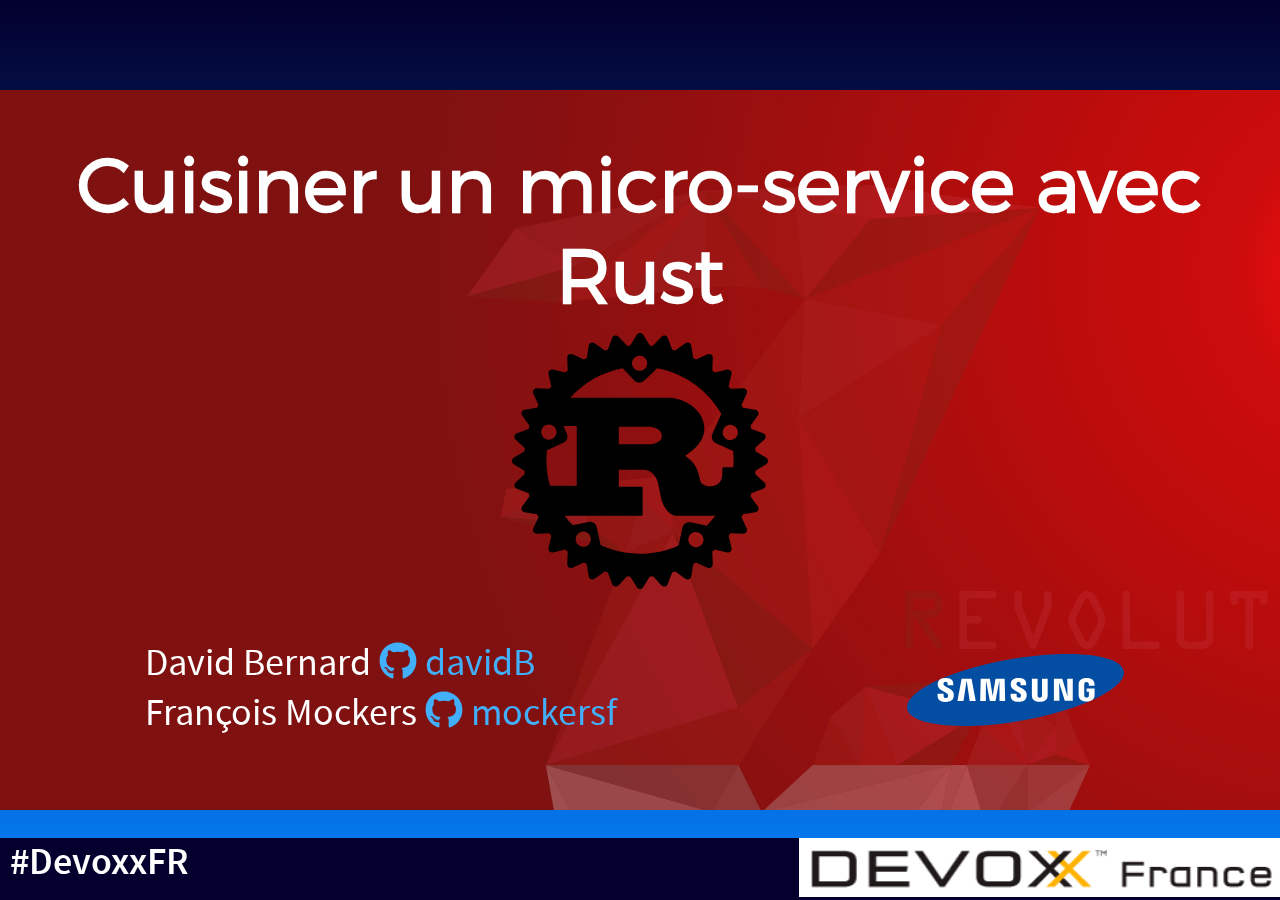
<file: slides/index.html>
<!doctype html>
<html>

<head>
	<meta charset="utf-8">
	<meta name="viewport" content="width=device-width, initial-scale=1.0, maximum-scale=1.0, user-scalable=no">

	<title>reveal.js</title>

	<link rel="stylesheet" href="css/additions.css">
	<link rel="stylesheet" href="css/reveal.css">
	<!--link rel="stylesheet" href="css/theme/black.css"-->
	<link rel="stylesheet" href="css/theme/devoxxfr.css">
	<!--
	<script defer src="https://use.fontawesome.com/releases/v5.0.8/js/solid.js" integrity="sha384-+Ga2s7YBbhOD6nie0DzrZpJes+b2K1xkpKxTFFcx59QmVPaSA8c7pycsNaFwUK6l"
	 crossorigin="anonymous"></script>
	<script defer src="https://use.fontawesome.com/releases/v5.0.8/js/brands.js" integrity="sha384-sCI3dTBIJuqT6AwL++zH7qL8ZdKaHpxU43dDt9SyOzimtQ9eyRhkG3B7KMl6AO19"
	 crossorigin="anonymous"></script>
	<script defer src="https://use.fontawesome.com/releases/v5.0.8/js/fontawesome.js" integrity="sha384-7ox8Q2yzO/uWircfojVuCQOZl+ZZBg2D2J5nkpLqzH1HY0C1dHlTKIbpRz/LG23c"
	 crossorigin="anonymous"></script>
	-->
	<script defer src="lib/font/fontawesome-5.0.10/svg-with-js/js/fa-solid.min.js"></script>
	<script defer src="lib/font/fontawesome-5.0.10/svg-with-js/js/fa-brands.min.js"></script>
	<script defer src="lib/font/fontawesome-5.0.10/svg-with-js/js/fontawesome.min.js"></script>
	<!-- Theme used for syntax highlighting of code -->
	<link rel="stylesheet" type="text/css" href="lib/css/dracula.css"/>
	<!--link rel="stylesheet" type="text/css" href="lib/css/zenburn.css"/-->
	<link rel="stylesheet" type="text/css" href="css/asciinema-player.css" />
	<!-- Printing and PDF exports -->
	<script>
		var link = document.createElement('link');
		link.rel = 'stylesheet';
		link.type = 'text/css';
		link.href = window.location.search.match(/print-pdf/gi) ? 'css/print/pdf.css' : 'css/print/paper.css';
		document.getElementsByTagName('head')[0].appendChild(link);
	</script>
	<style>
		dl, ul, ol {
			width:100%;
		}
		.columns {
			display: flex;
			flex-direction: row;
			justify-content: space-around;
			align-content: stretch;
		}
	</style>
</head>

<body>
	<div class="reveal">
		<div class="slides">
			<section id="intro">
				<section data-state="intro">
					<h1>Cuisiner un micro-service avec Rust
						<br>
						<img src="images/rust.svg" style="background:none;box-shadow:none;" />
					</h1>
					<div class="columns">
						<div>
						David Bernard
						<a href="https://github.com/davidB" target="_blank">
							<i class="fab fa-github"></i> davidB</a>
						<br /> François Mockers
						<a href="https://github.com/mockersf" target="_blank">
							<i class="fab fa-github"></i> mockersf</a>
						</div>
						<div>
							<img src="images/Samsung_Logo.svg" style="background:none;box-shadow:none;width:6em;" />
						</div>
					</div>
				</section>
				<section>
					<blockquote>
						Petite recette pour réaliser un micro-service codé en Rust de zéro au déploiement. Afin de découvrir Rust au travers de son
						écosysteme, ainsi que l'intégration dans une "infrastructure micro-services".
						<br/> Car un langage n'est pas qu'une syntaxe et un compilateur, mais aussi ce qu'il y a autour: outils, documentation,
						communauté, ...
					</blockquote>
				</section>
				<section align="center">
					<h2>Buffet</h2>
					<img src="images/noistio.svg" width="50%" style="display:block;margin-left:auto;margin-right:auto;" >
					<p style="font-size: 60%"><a href="https://istio.io/docs/guides/bookinfo.html" target="_blank">https://istio.io/docs/guides/bookinfo.html</a></p>
				</section>
				<section class="questions" data-state="flash" align="center">
					<i class="fas fa-question fa-10x"></i>
				</section>
			</section>
			<section>
				<section data-state="flash" align="center">
					<h1>Ingrédients</h1>
					<aside class="notes">le langage, les docs en ligne (et package hors ligne)</aside>
				</section>
				<section>
					<h2><a href="https://rust-lang.org/" target="_blank">https://rust-lang.org/</a></h2>
					<img data-src="images/screenshots/rust-lang.org.png" width="50%" style="display:block;margin-left:auto;margin-right:auto;" />
					<aside class="notes">expliquer chaque element, la version (frequence), les liens, les features, les lignes de code</aside>
				</section>
				<section>
					<h2>Déclarer une struct</h2>
					<pre><code data-trim data-noescape>
						struct V2 {
							x: f64,
							y: f64,
						}
					</code></pre>
					<pre class="fragment"><code data-trim data-noescape>
						pub struct V2 {
							pub x: f64,
							pub y: f64,
						}
					</code></pre>
					<pre class="fragment"><code data-trim data-noescape>
						fn main(){
							let v = V2{x: 10.0, y: 11_f64};
							println!("display v: {}", v);
						}
					</code></pre>
				</section>
				<section>
					<h2>Ajouter une fonction</h2>
					<pre><code data-trim data-noescape>
							impl V2 {
								fn to_string(&amp;self) -> String {
									format!("V2 {{ x: {}, y: {} }}", self.x, self.y)
								}
							}
							//...
							println!("display v: {}", v.to_string());
					</code></pre>
				</section>
				<section>
					<h2>Idiomatic</h2>
					<pre><code data-trim data-noescape class="shell">
						error[E0277]: `V2` doesn't implement `std::fmt::Display`
						--> src/main.rs:8:31
							|
						8	|     println!("display v: {}", v);
							|                               ^ `V2` cannot be formatted with the default formatter; try using `:?` instead if you are using a format string
							|
							= help: the trait `std::fmt::Display` is not implemented for `V2`
							= note: required by `std::fmt::Display::fmt`
					</code></pre>
					<pre class="fragment"><code data-trim data-noescape class="rust">
						use std::fmt;

						impl fmt::Display for V2 {
							fn fmt(&amp;self, f: &amp;mut fmt::Formatter) -> fmt::Result {
								write!(f, "V2 {{ x: {}, y: {} }}", self.x, self.y)
							}
						}
						//...
						println!("display v {}", v);
					</code></pre>
				</section>
				<section>
					<h2>Dérivation automatique</h2>
					<pre><code data-trim data-noescape class="rust">
						#[derive(Debug, Clone)]
						pub struct V2 {
							pub x: f64,
							pub y: f64,
						}
						println!("display v {}", v);
						println!("debug v {:?}", v);
						println!("debug pretty v {:#?}", v);
					</code></pre>
					<pre><code data-trim data-noescape class="rust">
						display v V2 { x: 10, y: 11 }
						debug v V2 { x: 10.0, y: 11.0 }
						debug pretty v V2 {
							x: 10.0,
							y: 11.0
						}
					</code></pre>
					<ul>
						<li>une struct peut dériver un trait si tous ses composants le dérive déjà</li>
						<li>une enum peut dériver un trait si toutes ses variantes peuvent le dériver</li>
					</ul>
				</section>
				<section>
					<h2>Générique</h2>
					<pre><code data-trim data-noescape class="rust">
					fn twice<T, U>(x: T) -> U
					where
						T: Add&lt;Output=U>,
						T: Copy,
					{
						x + x
					}

					fn main() {
						let one = V2 { x: 1, y: 1 };
						println!("{:?}", twice(one));
					}
					</code></pre>
				</section>
				<section>
					<h2>Déclarer un trait</h2>
					<ul>
						<li class="fragment">un trait définit une fonctionnalité
							<pre><code data-trim data-noescape class="rust">
							pub trait ToString {
								fn to_string(&amp;self) -> String;
							}
							</code></pre>
						</li>
						<li  class="fragment">un trait peut être générique sur ses paramètres / retours
							<pre><code data-trim data-noescape class="rust">
							pub trait Add<RHS = Self> {
								type Output;
								fn add(self, rhs: RHS) -> Self::Output;
							}
							</code></pre>
						</li>
					</ul>
				</section>
				<section>
					<h2>Déclarer un trait</h2>
					<ul>
						<li>un trait peut avoir une implementation par defaut
							<pre><code data-trim data-noescape class="rust">
							pub trait To42 {
								fn to_42(&amp;self) -> i32 { 
									42
								}
							}

							impl To42 for V2{}

							println!("v.to_42 {}", v.to_42());
							</code></pre>
						</li>
					</ul>
				</section>
				<section>
					<h2>Implémenter un operateur</h2>
					<pre><code data-trim data-noescape class="rust">
						impl Add for V2 {
							type Output = V2;
							fn add(self, rhs: V2) -> V2 {
								V2 {
									x: self.x + rhs.x,
									y: self.y + rhs.y,
								}
							}
						}
						
						impl AddAssign for V2 {
							fn add_assign(&amp;mut self, rhs: V2) {
								self.x += rhs.x;
								self.y += rhs.y;
							}
						}
					</code></pre>
				</section>
				<section>
					<h2>Enum</h2>
					<pre><code data-trim data-noescape class="rust">
						enum Colors {
							Blue,
							Yellow,
							Green,
						}
					</code></pre>
					<pre class="fragment"><code data-trim data-noescape class="rust">
						enum Command {
							Help,
							Kill(i32),
							Run {
								path: String,
								options: Vec&lt;String>,
							}
						}
					</code></pre>
					<ul>
						<li class="fragment">permet de contrôler l'exhaustivité d'un pattern matching</li>
						<li class="fragment">Result&lt;T, Err>, Option&lt;T></li>
					</ul>
				</section>
				<section>
					<h2>Macros</h2>
					<pre><code data-trim data-noescape class="rust">
						macro_rules! print_twice {
							( $x:expr ) => {
								{
									println!("{:?}", twice($x));
								}
							};
						}
						print_twice!(V2 { x: 1, y: 1 });
						</code></pre>
					<h4>Macros utiles</h4>
					<ul>
						<li>println!, eprintln!, format!</li>
						<li>vec!</li>
						<li>unreachable!, unimplemented!</li>
						<li>assert!, assert_eq!</li>
						<li>panic!, try!</li>
					</ul>
				</section>
				<section>
					<h2>Closure</h2>
					<pre><code data-trim data-noescape class="rust">
					fn main() {
						let one = V2 { x: 1, y: 1 };
						let twice = |x| x + x;
						
						println!("{:?}", twice(one));
					}
					</code></pre>
					<ul>
						<li>bloc de code finissant par une expression</li>
						<li>les types peuvent être inférés</li>
						<li>peut prendre l'ownership de l'environment: move</li>
					</ul>
				</section>
				<section>
					<h2>Ownership / borrow</h2>
					<dl>
					<dt>prendre l'ownership</dt>
					<dd><pre><code data-trim data-noescape class="rust">
						fn f(x: V2) {...}
					</code></pre></dd>
					<dt>emprunter</dt>
					<dd><pre><code data-trim data-noescape class="rust">
						fn f(x: &amp;V2) {...}
					</code></pre></dd>
					<dt>emprunter et pouvoir modifier</dt>
					<dd><pre><code data-trim data-noescape class="rust">
						fn f(x: &amp;mut V2) {...}
					</code></pre></dd>
					</dl>
				</section>
				<section>
					<h2>Langage</h2>
					<ul>
						<li>struct, traits, implementation, enum, generics</li>
						<li>function, method, closure</li>
						<li>operators, statement, expression</li>
						<li>ownership, lifecycle</li>
						<li>pattern matching</li>
						<li>macros</li>
						<li>modules</li>
						<li>Result, Option, String, &amp;str, Array, slice, Vec, Iterator, iXX, uXX, fXX</li>
						<li>...</li>
					</ul>
				</section>
				<section>
					<h2>Guides</h2>
					<ul>
						<li><a href="https://rust-lang.org/" target="_blank">https://rust-lang.org/</a>
							<ul>
								<li><a href="https://steveklabnik.github.io/rust-in-ten-slides/" target="_blank">https://steveklabnik.github.io/rust-in-ten-slides/</a></li>
								<li><a href="http://intorust.com/" target="_blank">http://intorust.com/</a></li>
								<li><a href="https://rust-lang-nursery.github.io/rust-cookbook/" target="_blank">https://rust-lang-nursery.github.io/rust-cookbook/</a></li>
								<li><a href="https://rust-lang-nursery.github.io/rust-clippy/master/index.html" target="_blank">All the Clippy Lints</a></li>
								<li><a href="https://github.com/rust-unofficial/patterns" target="_blank">https://github.com/rust-unofficial/patterns</a></li>
							</ul>
						</li>
						<li><a href="https://crates.io/" target="_blank">https://crates.io/</a></li>
						<li><a href="https://this-week-in-rust.org/" target="_blank">https://this-week-in-rust.org/</a></li>
						<li><a href="https://www.reddit.com/r/rust/" target="_blank">https://www.reddit.com/r/rust/</a></li>
					</ul>
				</section>
				<section>
					<h2>Catalogues</h2>
					<ul>
						<li><a href="https://github.com/rust-unofficial/awesome-rust" target="_blank">https://github.com/rust-unofficial/awesome-rust</a></li>
						<li><a href="https://areweideyet.com/" target="_blank">Are we (I)DE yet?</a></li>
						<li><a href="http://www.arewewebyet.org/" target="_blank">Are we web yet?</a></li>
						<li><a href="http://www.arewelearningyet.com/" target="_blank">Are we learning yet?</a></li>
						<li><a href="http://arewegameyet.com/" target="_blank">Are we game yet?</a></li>
					</ul>
				</section>
				<section class="questions" data-state="flash" align="center">
					<i class="fas fa-question fa-10x"></i>
				</section>
			</section>
			<section>
				<section data-state="flash" align="center">
					<h1>Ustensiles</h1>
					<aside class="notes">l'outil de build, structure de projets, le repository des dépendances, formatage du code, documentation std, tests unitaires,
						exemples, benchs, editeur (rls/vscode/intellij) ...</aside>
				</section>
				<section>
					<h2><a href="https://play.rust-lang.org/" target="_blank">https://play.rust-lang.org/</a></h2>
					<img data-src="images/screenshots/play.rust-lang.org.png" width="60%" style="display:block;margin-left:auto;margin-right:auto;" />
				</section>
				<section>
					<h2><a href="http://rustup.rs/" target="_blank">http://rustup.rs/</a></h2>
					<pre class="fragment"><code data-trim data-noescape class="sh">curl https://sh.rustup.rs -sSf | sh</code></pre>
					<pre class="fragment"><code data-trim data-noescape class="sh">rustup default stable</code></pre>
					<pre class="fragment"><code data-trim data-noescape class="sh">rustup show</code></pre>
					<pre class="fragment"><code data-trim data-noescape class="sh">rustup update</code></pre>
					<pre class="fragment"><code data-trim data-noescape class="sh">rustup component add rustfmt-preview</code></pre>
					<pre class="fragment"><code data-trim data-noescape class="sh">rustup component add rls-preview rust-src rust-analysis</code></pre>
					<aside class="notes">
						* check on Windows
					</aside>
				</section>
				<section>
					<h2><a href="https://www.rust-lang.org/fr-FR/" target="_blank">https://www.rust-lang.org/fr-FR/</a></h2>
					<pre class="fragment"><code data-trim data-noescape>rustup doc</code></pre>
					<p class="fragment"><a href="http://devdocs.io/rust/" target="_blank">http://devdocs.io/rust/</a></p>
					<p class="fragment"><a href="https://kapeli.com/dash" target="_blank">Dash</a>, <a href="https://zealdocs.org/" target="_blank">Zeal</a></p>
					<aside class="notes">
						go to the documentation and explain and show
					</aside>
					</section>
				<section>
					<h2>Toolchain de base</h2>
					<dl>
						<dt>rustc</dt>
						<dd>
							<pre><code data-trim data-noescape class="sh">
								rustc --version
								rustc --help
							</code></pre>
						</dd>
						<dt>rustfmt</dt>
						<dd>
							<pre><code data-trim data-noescape class="sh">rustfmt --help</code></pre>
						</dd>
						<dt>rustdoc</dt>
						<dd>
							<pre><code data-trim data-noescape class="sh">rustdoc --help</code></pre>
						</dd>
						<dt>cargo</dt>
						<dd>
							<pre><code data-trim data-noescape class="sh">cargo --help</code></pre>
						</dd>
					</dl>
				</section>
				<section>
					<asciinema-player src="cast/cargo_1.cast" font-size="medium" speed="2" loop="false" rows="24"></asciinema-player>
				</section>
				<section>
					<h2>"Cargo.toml"</h2>
					<p style="font-size: 60%"><a href="https://doc.rust-lang.org/cargo/reference/manifest.html" target="_blank">https://doc.rust-lang.org/cargo/reference/manifest.html</a></p>
					<pre><code data-trim datanoescape class="ini">
						[package]
						name = "hello"
						version = "0.1.0"
						authors = ["name &lt;my@email.com&gt;"]

						[dependencies]
					</code></pre>
				</section>
				<section>
					<h2>".gitignore"</h2>
					<pre><code data-trim data-noescape class="sh">
						# Generated by Cargo
						# will have compiled files and executables
						/target/
						
						# Remove Cargo.lock from gitignore if creating an executable, leave it for libraries
						# More information here https://doc.rust-lang.org/cargo/guide/cargo-toml-vs-cargo-lock.html
						Cargo.lock
						
						# These are backup files generated by rustfmt
						**/*.rs.bk
					</code></pre>
					<p style="font-size: 60%"><a href="https://github.com/github/gitignore/blob/master/Rust.gitignore" target="_blank">https://github.com/github/gitignore/blob/master/Rust.gitignore</a></p>
				</section>
				<section>
					<h2>Cargo</h2>
					<pre><code data-trim data-noescape>
						.
						├── Cargo.lock
						├── Cargo.toml
						├── build.rs
						├── benches
						│   └── large-input.rs
						├── examples
						│   └── simple.rs
						├── src
						│   ├── bin
						│   │   └── another_executable.rs
						│   ├── lib.rs
						│   └── main.rs
						└── tests
						    └── some-integration-tests.rs</code></pre>
				</section>
				<section>
					<h2>Cargo</h2>
					<pre><code data-trim data-noescape class="sh">
						cargo doc
						open target/doc/hello/index.html
					</code></pre>
					<pre><code data-trim data-noescape class="rust">
						/// This comment documents the `foo` function.
						///
						/// You can use the `rustdoc` tool via `cargo doc` to generate
						/// HTML documentation from these comments!
						fn foo() {
							// ...
						}
					</code></pre>
				</section>
				<section>
					<h2>Cargo</h2>
					<pre><code data-trim data-noescape class="sh">~/.cargo/bin</code></pre>
					<pre class="fragment"><code data-trim data-noescape class="sh">cargo install ripgrep https</code></pre>
					<pre class="fragment"><code data-trim data-noescape class="sh">cargo install cargo-watch cargo-make mdbook</code></pre>
					<pre class="fragment"><code data-trim data-noescape class="sh">cargo install --list</code></pre>
				</section>
				<section>
					<h2>IDE &amp; Editor</h2>
					<ul>
						<li><a href="https://areweideyet.com/" target="_blank">https://areweideyet.com/</a></li>
						<li>RLS</li>
						<li>Visual Studio Code + Rust (rls)</li>
						<li>IntelliJ / CLion + Rust plugin</li>
					</ul>
				</section>
				<section>
					<h2>Clippy</h2>
					<blockquote>A collection of lints to catch common mistakes and improve your Rust code.</blockquote>
					<dl>
						<dt>install</dt>
						<dd>
							<pre><code data-trim data-noescape class="sh">
								rustup install nightly
								cargo +nightly install --force clippy
							</code></pre>
						</dd>
						<dt>run</dt>
						<dd>
							<pre><code data-trim data-noescape class="sh">
								cargo +nightly clippy
							</code></pre>
						</dd>
					</dl>
				</section>
				<section align="center">
					<h2>Débuggueur</h2>
					<p>via GDB / LLDB</p>
					<p><i class="fas fa-frown fa-5x"></i></p>
					<p><a href="https://bryce.fisher-fleig.org/blog/debugging-rust-programs-with-lldb/index.html" target="_blank">Debugging Rust programs with lldb on MacOS | Bryce Fisher-Fleig</a></p>
				</section>
				<section>
					<h2>Profileur</h2>
					<ul>
						<li><a href="http://valgrind.org/" target="_blank">Valgrind</a></li>
						<li><a href="https://bluejekyll.github.io/blog/rust/2017/12/29/making-trust-dns-fast.html" target="_blank">Making TRust-DNS faster than BIND9</a></li>
						<li><a href="https://gist.github.com/jFransham/369a86eff00e5f280ed25121454acec1" target="_blank">Rust Optimization.md</a></li>
						<li><a href="http://carol-nichols.com/2015/12/09/rust-profiling-on-osx-cpu-time/" target="_blank">Rust Profiling with Instruments and FlameGraph on OSX: CPU/Time</a></li>
						<li><a href="https://github.com/RazrFalcon/cargo-bloat" target="_blank">cargo-bloat</a></li>
					</ul>
				</section>
				<section>
					<h2>Benchmarks</h2>
					<ul>
						<li><a href="" target="_blank">libtest benchmarks</a>
							<pre><code data-trim data-noescape>
								cargo +nightly bench
							</code></pre>	
						</li>
						<li><a href="https://bheisler.github.io/post/benchmarking-with-criterion-rs/" target="_blank">with Criterion.rs</a>
							<pre><code data-trim data-noescape>
								cargo bench

								Running target/release/deps/bench1-0a8dde0ccacc35ee
								fib 20                  time:   [25.800 us 26.114 us 26.453 us]
								Found 3 outliers among 100 measurements (3.00%)
								  1 (1.00%) high mild
								  2 (2.00%) high severe

								Running target/release/deps/bench1-0a8dde0ccacc35ee
								fib 20                  time:   [25.662 us 25.993 us 26.302 us]
								                        change: [-5.4472% -3.3608% -1.1502%] (p = 0.00 < 0.05)
								                        Performance has improved.
								Found 5 outliers among 100 measurements (5.00%)
								  5 (5.00%) high mild
							</code></pre>	
						</li>
					</ul>
				</section>
				<section>
					<h2><a href="https://crates.io/" target="_blank">https://crates.io/</a></h2>
					<ul>
						<li>errors: failures (error_chain)</li>
						<li>logging: env_logger, slog, ...</li>
						<li>monitoring: prometheus</li>
						<li>tracing: opentracing</li>
						<li>marchaling: serde (rustc-serialize), protobuff</li>
						<li>protocol: http, gRPC, tower</li>
						<li>web: hyper, reqwest, ...</li>
						<li>concurrent: thread, rayon, futures/tokio, may, simd</li>
						<li>db client: diesel, r2d2, postgres, mongodb, dgraph, ...</li>
						<li>os: (<a href="https://www.redox-os.org/">redox-os</a>)</li>
					</ul>
					<aside class="notes">bcq version 0.x</aside>
				</section>
				<section class="questions" data-state="flash" align="center">
					<i class="fas fa-question fa-10x"></i>
				</section>
			</section>
			<section>
				<section data-state="flash" align="center">
					<h1>Préparation</h1>
					<aside class="notes">assemblage de libs et de code pour faire un service avec une api web (http + graphql)</aside>
				</section>
				<section>
					<h2>Let's code</h2>
					<h4><a href="https://bit.ly/rust-cook">https://bit.ly/rust-cook</a></h4>
					<pre><code data-trim data-noescape class="sh">
						git clone https://github.com/davidB/labs_cooking_microservices_with_rust rust-cook
						cd rust-cook/reviews
					</code></pre>
				</section>
				<section>
					<h2>Serveur HTTP</h2>
					<ul>
						<li><a href="https://github.com/actix/actix-web">actix-web</a> : asynchrone, basé sur des acteurs</li>
						<li><a href="https://gotham.rs">gotham</a> : asynchrone</li>
						<li><a href="https://rocket.rs">rocket</a> : rust nightly, utilise les attributs</li>
						<li><a href="http://ironframework.io">iron</a> : stable, plus maintenu</li>
						<li><a href="https://hyper.rs">hyper</a> : bas niveau</li>
						<li><a href="https://github.com/tokio-rs/tokio-minihttp">tokio-minihttp</a> : très bas niveau</li>
					</ul>
				</section>
				<section class="questions" data-state="flash" align="center">
					<i class="fas fa-question fa-10x"></i>
				</section>
			</section>
			<section>
				<section data-state="flash" align="center">
					<h1>Cuisson</h1>
					<aside class="notes">la sécurité, healthcheck/heartbeat, metrics, logs, traces, ... dashboard</aside>
				</section>
				<section>
					<h2>Tests</h2>
					<ul>
						<li>tests unitaires</li>
						<li>découpage en binaire + library</li>
						<li>test d'intégration</li>
						<li>test de doc</li>
					</ul>
				</section>
				<section>
					<h2>Travis CI</h2>
					<pre><code data-trim data-noescape class="yaml">
						# .travis.yml
						language: rust
						rust:
							- stable
							- beta
							- nightly
						matrix:
							allow_failures:
								- rust: nightly
							fast_finish: true
							include:
								- rust: stable
									env: RUSTFMT
									install:
										- rustup component add rustfmt-preview
									script:
										- cargo fmt -- --write-mode=diff
						cache: cargo
					</code></pre>
				</section>
				<section>
					<h2>Configuration</h2>
					<ul>
						<li>chargée de l'environment : std::env</li>
						<li>chargée de la ligne de commande
							<ul>
								<li><a href="https://github.com/kbknapp/clap-rs">clap-rs</a> : permet de tout configurer</li>
								<li><a href="https://github.com/docopt/docopt.rs">docopt.rs</a> : génerer à partir de la doc usage</li>
							</ul>
						</li>
						<li>struct Config disponible avec lazy_static</li>
					</ul>
				</section>
				<section>
					<h2>Logs</h2>
					<ul>
						<li><a href="https://docs.rs/log">log</a> : fonctions de base</li>
						<li><a hreh="https://docs.rs/env_logger/*/env_logger/">env_logger</a> : configuration minimale, permet de choisir le niveau de log par variable d'environment</li>
						<li><a href="https://docs.rs/fern/*/fern/">fern</a> : beaucoup de configuration possible</li>
						<li><a href="https://docs.rs/slog/*/slog/">slog</a> : beaucoup de points d'extension possible (<a href="https://crates.io/search?q=slog">liste</a>)</li>
					</ul>
					<aside class="notes">
						TODO code (startup/shutdown)
						TODO endpoint log
						TODO metrics capture
					</aside>
				</section>
				<section>
					<h2>HealthCheck/Liveness</h2>
					<ul>
						<li>exposé /health</li>
						<li><a href="https://docs.rs/time/*/time/">time</a> pour avoir un timestamp</li>
						<li><a href="https://docs.rs/chrono/*/chrono/">chrono</a> pour avoir une date formatée</li>
						<li><a href="https://doc.rust-lang.org/cargo/reference/environment-variables.html#environment-variables-cargo-sets-for-crates">env!</a> pour accèder à certaines des informations de build</li>
						<li><a href="https://doc.rust-lang.org/cargo/reference/build-scripts.html">script de build</a> pour le reste (git ref, date de build, ...)</li>
					</ul>
				</section>
				<section>
					<h2>Readiness</h2>
					<ul>
						<li>exposé /ready (200 vs 503)</li>
					</ul>
				</section>
				<section>
					<h2>Métriques</h2>
					<ul>
						<li>exposé /metrics (à la main)</li>
						<li>crates prometheus, statsd</li>
						<li>via log, telegraph, feats,...</li>
					</ul>
				</section>
				<section>
					<h2>Tracabilité</h2>
					<ul>
						<li>2 libs pour OpenTracing + 2 </li>
						<li>propagation du contexte explicite</li>
					</ul>
				</section>
				<section class="questions" data-state="flash" align="center">
					<i class="fas fa-question fa-10x"></i>
				</section>
			</section>
			<section>
				<section data-state="flash" align="center">
					<h1>Dressage</h1>
					<aside class="notes">"containerisation" &amp; déploiement (avec un frontal web, mini test de charge avec wrk, ...)</aside>
				</section>
				<section align="center">
					<h2>Services</h2>
					<img src="images/withistio.svg" width="60%" style="display:block;margin-left:auto;margin-right:auto;" >
					<p style="font-size: 60%"><a href="https://istio.io/docs/guides/bookinfo.html" target="_blank">https://istio.io/docs/guides/bookinfo.html</a></p>
				</section>
				<section>
					<h2>"Dockerfile"</h2>
					<p>see <a href="https://github.com/michiel/docker-rust-microservice" target="_blank">https://github.com/michiel/docker-rust-microservice</a></p>
					<pre><code data-trim data-noescape class="sh">
						rustup target add x86_64-unknown-linux-musl
						cargo build --target x86_64-unknown-linux-musl --release
					</code></pre>
				</section>
				<section>
					<h2>"Dockerfile" multi-stage</h2>
					<pre><code data-trim data-noescape class="docker" style="max-height: 22em">
						# from https://blog.sedrik.se/posts/my-docker-setup-for-rust/
						FROM ekidd/rust-musl-builder as builder
						
						WORKDIR /home/rust/
						
						# Avoid having to install/build all dependencies by copying
						# the Cargo files and making a dummy src/main.rs
						COPY Cargo.toml .
						COPY Cargo.lock .
						RUN echo "fn main() {}" > src/bin.rs
						RUN echo "" > src/lib.rs
						# RUN cargo test
						RUN cargo build --release
						
						# We need to touch our real main.rs file or else docker will use
						# the cached one.
						COPY . .
						RUN sudo touch src/bin.rs src/lib.rs
						RUN sudo chown -R  rust /home/rust
						
						# RUN cargo test
						RUN cargo build --release
						
						# Size optimization &amp; rename to main
						RUN strip target/x86_64-unknown-linux-musl/release/reviews -o target/x86_64-unknown-linux-musl/release/main
						
						# Start building the final image
						FROM scratch
						WORKDIR /home/rust/
						COPY --from=builder /home/rust/target/x86_64-unknown-linux-musl/release/main .
						ENTRYPOINT ["./main"]
					</code></pre>
				</section>
				<section>
					<h2>".dockerignore"</h2>
					<pre><code data-trim data-noescape class="docker" style="max-height: 22em">
						target
						Dockerfile
						.dockerignore
						.git
						.gitignore
						README*
					</code></pre>
				</section>
				<section>
					<h2>Docker</h2>
					<pre><code data-trim data-noescape class="sh">
						docker build -t reviews:v10 .
						docker run -p 9080:9080 -e "RUST_LOG=info" --rm --name reviews reviews:v10
						docker stop reviews
					</code></pre>
				</section>
				<section>
					<h2>Déployement</h2>
					<ul>
						<li>l'executable natif</li>
						<li>image docker, ami, packer</li>
						<li>repo, helm, spinnaker...</li>
					</ul>
				</section>
				<section class="questions" data-state="flash" align="center">
					<i class="fas fa-question fa-10x"></i>
				</section>
			</section>
			<section>
				<section data-state="flash" align="center">
					<h1>Dégustation</h1>
					<aside class="notes">est-ce mangeable? quels sont les saveurs, sucré, salé, épicé, amer ?</aside>
				</section>
				<section>
					<h2>Troll en vrac</h2>
					<ul>
						<li>taille des images docker</li>
						<li>garbage collector vs ownership</li>
						<li>jit</li>
						<li>temps de démarrage (et pas de chauffage)</li>
						<li>courbe d'apprentissage</li>
						<li>syntax et paradigmes "modernes"</li>
						<li>maturité</li>
						<li>ecosystem, support</li>
					</ul>
				</section>
				<section>
					<h2>Introduire Rust</h2>
					<ul>
						<li>cli tools: ripgrep (rg), exa, xsv...</li>
						<li>server &amp; microservices: business, tooling (infra, security, build, test)
							<br><i>(conduit, chaos manager, i'Krelln)</i></li>
						<li>side-car, agent, proxy services</li>
						<li>function (FaaS)</li>
						<li>webclient: "target webassembly"</li>
						<li>embedded</li>
						<li>fragment code optimisé (pour intégration)</li>
						<li>databases: <a href="https://github.com/mozilla/mentat">mentat</a>, <a href="https://github.com/pingcap/tidb">tidb</a></li>
						<li><a href="https://www.rust-lang.org/en-US/friends.html" target="_blank">https://www.rust-lang.org/en-US/friends.html</a></li>
					</ul>
				</section>
				<section>
					<h2>Jouer avec Rust</h2>
					<ul>
						<li>Contribuer a des crates opensource</li>
						<li>CodinGame, ...</li>
						<li>exercism.io</li>
						<li>???</li>
					</ul>
					<aside class="notes"></aside>
				</section>
				<section class="questions" data-state="flash" align="center">
					<i class="fas fa-question fa-10x"></i>
				</section>
			</section>
			<section>
				<section data-state="flash" align="center">
					<h1>Merci</h1>
					<a href="http://bit.ly/rust-cook" target="_blank">http://bit.ly/rust-cook</a>
				</section>
				<section>
					<h2>Premier service: Ratings</h2>
					<pre><code data-trim data-noescape class="console">
						curl localhost:9080/ratings/0
						{
							"id" : 0,
							"ratings" : {
								"Reviewer2" : 4,
								"Reviewer1" : 5
							}
						}</code></pre>
					<ul>
						<li>gotham</li>
						<li>serde</li>
						<li>lazy_static, Arc, Mutex</li>
					</ul>
				</section>
				<section>
					<h2>code</h2>
					<dt>gotham <span class="git-branch"><i class="fab fa-github"></i> ratings-gotham</span></dt>
					<ul>
						<li><a href="https://gotham.rs">https://gotham.rs</a></li>
						<li>router les requêtes</li>
						<li>retourner une réponse</li>
						<li>lire le body d'une requête</li>
					</ul>
					<dt>serde <span class="git-branch"><i class="fab fa-github"></i> ratings-serde</span></dt>
					<ul>
						<li><a href="https://serde.rs">https://serde.rs</a></li>
						<li>permet de sérialiser / déserialiser par dérivation automatique</li>
						<li>supporte JSON, URL encoded, XML, BSON, ...</li>
						<li>configuration : <a href="https://serde.rs/attributes.html">https://serde.rs/attributes.html</a></li>
					</ul>
				</section>
				<section>
					<h2>code</h2>
					<dt>lazy_static, Arc, Mutex <span class="git-branch"><i class="fab fa-github"></i> ratings-db</span></dt>
					<ul>
						<li><a href="https://crates.io/crates/lazy_static">https://crates.io/crates/lazy_static</a></li>
						<li>variable statique initialisée à sa première utilisation</li>
						<li><a href="https://manishearth.github.io/blog/2015/05/27/wrapper-types-in-rust-choosing-your-guarantees/">Choisir ses garanties</a></li>
						<li>Atomic reference count + Mutex : tout le monde peut devenir owner et modifier les données dans un environment multithread</li>
						<li>Box, Cow, Rc, Arc, Cell, RefCell, Mutex, RwLock</li>
					</ul>
				</section>
				<section>
					<h2>code</h2>
					<ul>
						<li><span class="git-branch"><i class="fab fa-github"></i> ratings-tests</span></li>
						<li><span class="git-branch"><i class="fab fa-github"></i> ratings-config</span></li>
						<li><span class="git-branch"><i class="fab fa-github"></i> ratings-logs</span></li>
						<li><span class="git-branch"><i class="fab fa-github"></i> ratings-healthcheck</span></li>
					</ul>
				</section>
				<section>
					<h2>Second service: Reviews</h2>
					<pre><code data-trim data-noescape class="sh">
						curl localhost:9080/reviews/0
						{
							"id" : 0,
							"reviews" : [
								{
									"text" : "An extremely entertaining play by Shakespeare.",
									"rating" : { "color" : "blue", "stars" : 5 },
									"reviewer" : "Reviewer1"
								},
								...
							]
						}
					</code></pre>
					<ul>
						<li>actix-web, actix</li>
						<li>diesel</li>
						<li>chaînage de futures</li>
					</ul>
				</section>
				<section>
					<h2>code</h2>
					<dt>actix-web <span class="git-branch"><i class="fab fa-github"></i> reviews-actix-web</span></dt>
					<ul>
						<li>https://github.com/actix/actix-web</li>
						<li>router les requêtes</li>
						<li>retourner une réponse</li>
						<li>les extractors</li>
					</ul>
					<dt>actix <span class="git-branch"><i class="fab fa-github"></i> reviews-actix</span></dt>
					<ul>
						<li>https://github.com/actix/actix</li>
						<li>créer un acteur et un type de message</li>
						<li>envoyer un message et attendre la réponse</li>
					</ul>
				</section>
				<section>
					<h2>code</h2>
					<dt>diesel <span class="git-branch"><i class="fab fa-github"></i> reviews-diesel</span></dt>
					<ul>
						<li>http://diesel.rs</li>
						<li>diesel_cli
							<pre><code data-trim data-noescape class="sh">
								cargo install diesel_cli
								DATABASE_URL=test.sqlite diesel setup
							</code></pre>
						</li>
						<li>écrire la première migration
							<pre><code data-trim data-noescape class="sh">
									diesel migration generate reviews
									DATABASE_URL=test.sqlite diesel migration run
									DATABASE_URL=test.sqlite diesel print-schema > src/schema.rs
								</code></pre>
							</li>
							<li>écrire une requête</li>
					</ul>
				</section>
				<section>
					<h2>code</h2>
					<dt>les futures <span class="git-branch"><i class="fab fa-github"></i> reviews-futures</span></dt>
					<ul>
						<li>chainer les futures : map, and_then</li>
						<li>définir ses erreurs : failures</li>
						<li>gérer les erreurs : from_err, map_err, or_else</li>
						<li>retourner un future : Box</li>
					</ul>
				</section>
				<section>
					<h2>Reviews &amp; Graphql</h2>
					<pre><code data-trim data-noescape class="sh">

						curl http://127.0.0.1:9080/graphql -d '{"query":"{products{id,reviews{text,rating{stars}}}}"}'
						{
							"data" : {
								"products" : [
									{
										"reviews" : [
										{
											"text" : "An extremely entertaining play by Shakespeare.",
											"rating" : { "stars" : 5 }
										},
										...
										]
									}
								]
							}
						}
					</code></pre>
					<ul>
						<li>juniper</li>
						<li>attendre le futur, reqwest</li>
					</ul>
				</section>
				<section>
					<h2>code</h2>
					<dt>juniper <span class="git-branch"><i class="fab fa-github"></i> graphql-juniper</span></dt>
					<ul>
						<li>version simple : tout en dérivation automatique</li>
						<li>endpoint graphql, graphiql (+ cors)</li>
					</ul>
					<dt>bloquant <span class="git-branch"><i class="fab fa-github"></i> graphql-data</span></dt>
					<ul>
						<li>attendre le futur de la requête à la base de données</li>
						<li>reqwest pour requête http bloquante</li>
					</ul>
				</section>
				<section>
					<h2>code</h2>
					<dt>juniper <span class="git-branch"><i class="fab fa-github"></i> graphql-filter</span></dt>
					<ul>
						<li>définit le trait manuellement</li>
						<li>permet de ne récupérer les données d'un champ que si il est demandé</li>
					</ul>
				</section>
			</section>
		</div>
		<div class="footer">
			<p>#DevoxxFR</p>
			<img align="right" src="images/logos Devoxx France/logo-texte-devoxx-france-400.png" />
		</div>
	</div>

	<script src="lib/js/head.min.js"></script>
	<script src="js/reveal.js"></script>
	<script src="js/asciinema-player.js"></script>

	<script>
		// More info about config et dependencies:
		// - https://github.com/hakimel/reveal.js#configuration
		// - https://github.com/hakimel/reveal.js#dependencies
		Reveal.initialize({
			history: true,
			center: false,
			controls: false,
			progress: true,
			width: 1280,
			height: 720,
			slideNumber: true,
			margin: 0.0,
			dependencies: [
				//{ src: 'plugin/markdown/marked.js' },
				//{ src: 'plugin/markdown/markdown.js' },
				{ src: 'plugin/notes/notes.js', async: true },
				{ src: 'plugin/highlight/highlight.pack.js', async: true },
				{ src: 'plugin/highlight/highlight.js', async: true, callback: function () { hljs.initHighlightingOnLoad(); } }
			]
		});
	</script>
</body>

</html>
</file>
<file: slides/css/additions.css>
.git-branch {
    font-style: italic !important;
    font-weight: lighter !important;
    color: #edaf1f;
    font-size: smaller !important;
}
</file>
<file: slides/css/theme/devoxxfr.css>
/**
 * Black theme for reveal.js. This is the opposite of the 'white' theme.
 *
 * Copyright (C) 2015 Hakim El Hattab, http://hakim.se
 */
 @import url(../../lib/font/source-sans-pro/source-sans-pro.css);
 @import url(../fonts/Montserrat/montserrat.css);
 @import url(../fonts/OpenSans/open-sans.css);
section.has-light-background, section.has-light-background h1, section.has-light-background h2, section.has-light-background h3, section.has-light-background h4, section.has-light-background h5, section.has-light-background h6 {
  color: #02002b; }

/*********************************************
 * GLOBAL STYLES
 *********************************************/
body {
  background: #02002b;
  background-color: #02002b; }

.reveal {
  font-family: "Source Sans Pro", Helvetica, sans-serif;
  font-size: 38px;
  font-weight: normal;
  color: #fff; }

::selection {
  color: #fff;
  background: #bee4fd;
  text-shadow: none; }

.reveal .slides > section,
.reveal .slides > section > section {
  line-height: 1.3;
  font-weight: inherit; }

/*********************************************
 * HEADERS
 *********************************************/
.reveal h1,
.reveal h2,
.reveal h3,
.reveal h4,
.reveal h5,
.reveal h6 {
  margin: 0 0 20px 0;
  color: #fff;
  font-family: "Source Sans Pro", Helvetica, sans-serif;
  font-weight: 600;
  line-height: 1.2;
  letter-spacing: normal;
  text-transform: uppercase;
  text-shadow: none;
  word-wrap: break-word; }

.reveal h1 {
  font-size: 2.0em; }

.reveal h2 {
  font-size: 2.0em; }

.reveal h3 {
  font-size: 1.2em; }

.reveal h4 {
  font-size: 1em; }

.reveal h1 {
  text-shadow: none; }

/*********************************************
 * OTHER
 *********************************************/
.reveal p {
  margin: 20px 0;
  line-height: 1.3; }

/* Ensure certain elements are never larger than the slide itself */
.reveal img,
.reveal video,
.reveal iframe {
  max-width: 95%;
  max-height: 95%; }

.reveal strong,
.reveal b {
  font-weight: bold; }

.reveal em {
  font-style: italic; }

.reveal ol,
.reveal dl,
.reveal ul {
  display: inline-block;
  text-align: left;
  margin: 0 0 0 1em; }

.reveal ol {
  list-style-type: decimal; }

.reveal ul {
  list-style-type: disc; }

.reveal ul ul {
  list-style-type: square; }

.reveal ul ul ul {
  list-style-type: circle; }

.reveal ul ul,
.reveal ul ol,
.reveal ol ol,
.reveal ol ul {
  display: block;
  margin-left: 40px; }

.reveal dt {
  font-weight: bold; }

.reveal dd {
  margin-left: 40px; }

.reveal q,
.reveal blockquote {
  quotes: none; }

.reveal blockquote {
  display: block;
  position: relative;
  width: 70%;
  margin: 20px auto;
  padding: 5px;
  font-style: italic;
  background: rgba(255, 255, 255, 0.05);
  box-shadow: 0px 0px 2px rgba(0, 0, 0, 0.2); }

.reveal blockquote p:first-child,
.reveal blockquote p:last-child {
  display: inline-block; }

.reveal q {
  font-style: italic; }

.reveal pre {
  display: block;
  position: relative;
  width: 90%;
  margin: 20px auto;
  text-align: left;
  font-size: 0.55em;
  font-family: monospace;
  line-height: 1.2em;
  word-wrap: break-word;
  box-shadow: 0px 0px 6px rgba(0, 0, 0, 0.3); }

.reveal code {
  font-family: monospace; }

.reveal pre code {
  display: block;
  padding: 5px;
  overflow: auto;
  max-height: 600px;
  word-wrap: normal; }

.reveal table {
  margin: auto;
  border-collapse: collapse;
  border-spacing: 0; }

.reveal table th {
  font-weight: bold; }

.reveal table th,
.reveal table td {
  text-align: left;
  padding: 0.2em 0.5em 0.2em 0.5em;
  border-bottom: 1px solid; }

.reveal table th[align="center"],
.reveal table td[align="center"] {
  text-align: center; }

.reveal table th[align="right"],
.reveal table td[align="right"] {
  text-align: right; }

.reveal table tr:last-child td {
  border-bottom: none; }

.reveal sup {
  vertical-align: super; }

.reveal sub {
  vertical-align: sub; }

.reveal small {
  display: inline-block;
  font-size: 0.6em;
  line-height: 1.2em;
  vertical-align: top; }

.reveal small * {
  vertical-align: top; }

/*********************************************
 * LINKS
 *********************************************/
.reveal a {
  color: #42affa;
  text-decoration: none;
  -webkit-transition: color 0.15s ease;
  -moz-transition: color 0.15s ease;
  transition: color 0.15s ease; }

.reveal a:hover {
  color: #8dcffc;
  text-shadow: none;
  border: none; }

.reveal .roll span:after {
  color: #fff;
  background: #068de9; }

/*********************************************
 * IMAGES
 *********************************************/
.reveal section img {
  margin: 15px 0px;
  background: rgba(255, 255, 255, 0.12);
  border: 4px solid #fff;
  box-shadow: 0 0 10px rgba(0, 0, 0, 0.15); }

.reveal section img.plain {
  border: 0;
  box-shadow: none; }

.reveal a img {
  -webkit-transition: all 0.15s linear;
  -moz-transition: all 0.15s linear;
  transition: all 0.15s linear; }

.reveal a:hover img {
  background: rgba(255, 255, 255, 0.2);
  border-color: #42affa;
  box-shadow: 0 0 20px rgba(0, 0, 0, 0.55); }

/*********************************************
 * NAVIGATION CONTROLS
 *********************************************/
.reveal .controls .navigate-left,
.reveal .controls .navigate-left.enabled {
  border-right-color: #42affa; }

.reveal .controls .navigate-right,
.reveal .controls .navigate-right.enabled {
  border-left-color: #42affa; }

.reveal .controls .navigate-up,
.reveal .controls .navigate-up.enabled {
  border-bottom-color: #42affa; }

.reveal .controls .navigate-down,
.reveal .controls .navigate-down.enabled {
  border-top-color: #42affa; }

.reveal .controls .navigate-left.enabled:hover {
  border-right-color: #8dcffc; }

.reveal .controls .navigate-right.enabled:hover {
  border-left-color: #8dcffc; }

.reveal .controls .navigate-up.enabled:hover {
  border-bottom-color: #8dcffc; }

.reveal .controls .navigate-down.enabled:hover {
  border-top-color: #8dcffc; }

/*********************************************
 * PROGRESS BAR
 *********************************************/
.reveal .progress {
  background: rgba(0, 0, 0, 0.2); }

.reveal .progress span {
  background: #edaf1f;
  -webkit-transition: width 800ms cubic-bezier(0.26, 0.86, 0.44, 0.985);
  -moz-transition: width 800ms cubic-bezier(0.26, 0.86, 0.44, 0.985);
  transition: width 800ms cubic-bezier(0.26, 0.86, 0.44, 0.985); }


/**********************************************
 * DEVOXX FRANCE CHART
 **********************************************/
code, .slides .code {
  font-family: "Courier";
  font-size: 1.0em;
  /*width: 70%;*/
  margin-left: auto;
  margin-right: auto; }

mark {
  opacity: 0.2;
  background-color: #3f3f3f; }

html body {
  background-image:linear-gradient(#03002e, #057ffa); }

html.topbanner body {
  background-image:linear-gradient(#057ffa, #03002e); }

html.rightbanner body {
  background-image:linear-gradient(to left, #057ffa, #033494); }


/* main text */
.slides, .reveal .slide-number {
  font-family: "Open Sans";
  text-transform: none; }


/* main title */
.slides h1, .slides h2, .slides h3, .slides h4, .slides .title {
  font-family: "Montserrat-Light";
  text-transform: none; }

.slides h2 {
  border-bottom: solid 6px #edaf1f;
  text-align: center;
  padding-bottom: 0.1em; }

.slides h3 {
  background-color: #edaf1f;
  color: white;
  text-align: left;
  padding-left: 4%;
  padding-right: 4%;
  padding-bottom: 10px; }

.slides h4 {
  text-align: center;
  padding-left: 4%;
  padding-right: 4%; }

.slides section p, .slides section ul, .slides section i {
  padding-left: 6%;
  padding-right: 6%; }


/* intro slides */
html.intro .slides {
  background-image: url("../../images/background_1280_720_HD.png"); }

html.intro .reveal .slides section h1, html.intro .reveal .slides section h2 {
  text-align: center;
  border-bottom: none;
  margin-top: 2%; }

html.intro .reveal .slides section h2 {
  font-family: 'Montserrat-ExtraBold';
  margin-top: 10%; }

html.intro .reveal .slides section p {
  text-align: left;
  margin-left: 2%; }

html.intro .footer {
  z-index: 100;
  background-image: none;
  background-color: #03002e; }

html.content .slides section h1 {
  top: 0%; }


.reveal .slide-number {
  left: 50%;
  bottom: 0.5em;
  width: 1.5em;
  font-family: "Montserrat";
  font-size: 18px; }

.reveal section img {
  border: none; }

.reveal .slides {
  text-align: left; }


/* devoxx footer */
.footer {
  z-index: 10;
  position:absolute;
  bottom: 0px;
  width: 100%;
  height: 62px;
  background-image: url("../../images/bandeau_bas.png");
  background-position: center top; }

.footer img {
  position: absolute;
  top: 0px;
  right: 0px;
  height:100%; }

.footer p {
  margin: 0px;
  text-align: left;
  padding-left: 10px;
  font-size: 1em;
  font-weight: bold }


/* flash slides */
html.flash h1 {
  font-size: 2em;
  margin-top: 20%;
  text-align: center; }


/* full image slide */
html.fullimg .footer {
  z-index: 100;
  background-image: none; }


/* light slide */
html.light .footer p {
  color: black; }


.slides .main {
  color: #057ffa; }

.slides .secondary {
  color: #03002e; }

.slides .third {
  color: #033494; }

.slides .fourth {
  color: #f2d279; }

.slides .alternate1 {
  color: #f2d279; }

.slides .alternate2 {
  color: #edaf1f; }

.reveal .copyright {
  position: absolute;
  right: 2px;
  font-size: 0.2em;
/*  top: 676px;*/
/*  top: 996px; */}
</file>
<file: slides/lib/css/dracula.css>
/*

Dracula Theme v1.2.0

https://github.com/zenorocha/dracula-theme

Copyright 2015, All rights reserved

Code licensed under the MIT license
http://zenorocha.mit-license.org

@author Éverton Ribeiro <nuxlli@gmail.com>
@author Zeno Rocha <hi@zenorocha.com>

*/

.hljs {
  display: block;
  overflow-x: auto;
  padding: 0.5em;
  background: #282a36;
}

.hljs-keyword,
.hljs-selector-tag,
.hljs-literal,
.hljs-section,
.hljs-link {
  color: #8be9fd;
}

.hljs-function .hljs-keyword {
  color: #ff79c6;
}

.hljs,
.hljs-subst {
  color: #f8f8f2;
}

.hljs-string,
.hljs-title,
.hljs-name,
.hljs-type,
.hljs-attribute,
.hljs-symbol,
.hljs-bullet,
.hljs-addition,
.hljs-variable,
.hljs-template-tag,
.hljs-template-variable {
  color: #f1fa8c;
}

.hljs-comment,
.hljs-quote,
.hljs-deletion,
.hljs-meta {
  color: #6272a4;
}

.hljs-keyword,
.hljs-selector-tag,
.hljs-literal,
.hljs-title,
.hljs-section,
.hljs-doctag,
.hljs-type,
.hljs-name,
.hljs-strong {
  font-weight: bold;
}

.hljs-emphasis {
  font-style: italic;
}
</file>
<file: slides/css/asciinema-player.css>
.asciinema-player-wrapper {
  position: relative;
  text-align: center;
  outline: none;
}
.asciinema-player-wrapper .title-bar {
  display: none;
  top: -78px;
  transition: top 0.15s linear;
  position: absolute;
  left: 0;
  right: 0;
  box-sizing: content-box;
  font-size: 20px;
  line-height: 1em;
  padding: 15px;
  font-family: sans-serif;
  color: white;
  background-color: rgba(0, 0, 0, 0.8);
}
.asciinema-player-wrapper .title-bar img {
  vertical-align: middle;
  height: 48px;
  margin-right: 16px;
}
.asciinema-player-wrapper .title-bar a {
  color: white;
  text-decoration: underline;
}
.asciinema-player-wrapper .title-bar a:hover {
  text-decoration: none;
}
.asciinema-player-wrapper:fullscreen {
  background-color: #000;
  width: 100%;
  height: 100%;
  display: -webkit-flex;
  display: -ms-flexbox;
  display: flex;
  -webkit-justify-content: center;
  justify-content: center;
  -webkit-align-items: center;
  align-items: center;
}
.asciinema-player-wrapper:fullscreen .asciinema-player {
  position: static;
}
.asciinema-player-wrapper:fullscreen .title-bar {
  display: initial;
}
.asciinema-player-wrapper:fullscreen.hud .title-bar {
  top: 0;
}
.asciinema-player-wrapper:-webkit-full-screen {
  background-color: #000;
  width: 100%;
  height: 100%;
  display: -webkit-flex;
  display: -ms-flexbox;
  display: flex;
  -webkit-justify-content: center;
  justify-content: center;
  -webkit-align-items: center;
  align-items: center;
}
.asciinema-player-wrapper:-webkit-full-screen .asciinema-player {
  position: static;
}
.asciinema-player-wrapper:-webkit-full-screen .title-bar {
  display: initial;
}
.asciinema-player-wrapper:-webkit-full-screen.hud .title-bar {
  top: 0;
}
.asciinema-player-wrapper:-moz-full-screen {
  background-color: #000;
  width: 100%;
  height: 100%;
  display: -webkit-flex;
  display: -ms-flexbox;
  display: flex;
  -webkit-justify-content: center;
  justify-content: center;
  -webkit-align-items: center;
  align-items: center;
}
.asciinema-player-wrapper:-moz-full-screen .asciinema-player {
  position: static;
}
.asciinema-player-wrapper:-moz-full-screen .title-bar {
  display: initial;
}
.asciinema-player-wrapper:-moz-full-screen.hud .title-bar {
  top: 0;
}
.asciinema-player-wrapper:-ms-fullscreen {
  background-color: #000;
  width: 100%;
  height: 100%;
  display: -webkit-flex;
  display: -ms-flexbox;
  display: flex;
  -webkit-justify-content: center;
  justify-content: center;
  -webkit-align-items: center;
  align-items: center;
}
.asciinema-player-wrapper:-ms-fullscreen .asciinema-player {
  position: static;
}
.asciinema-player-wrapper:-ms-fullscreen .title-bar {
  display: initial;
}
.asciinema-player-wrapper:-ms-fullscreen.hud .title-bar {
  top: 0;
}
.asciinema-player-wrapper .asciinema-player {
  text-align: left;
  display: inline-block;
  padding: 0px;
  position: relative;
  box-sizing: content-box;
  -moz-box-sizing: content-box;
  -webkit-box-sizing: content-box;
  overflow: hidden;
  max-width: 100%;
}
.asciinema-terminal {
  box-sizing: content-box;
  -moz-box-sizing: content-box;
  -webkit-box-sizing: content-box;
  overflow: hidden;
  padding: 0;
  margin: 0px;
  display: block;
  white-space: pre;
  border: 0;
  word-wrap: normal;
  word-break: normal;
  border-radius: 0;
  border-style: solid;
  cursor: text;
  border-width: 0.5em;
  font-family: Consolas, Menlo, 'Bitstream Vera Sans Mono', monospace, 'Powerline Symbols';
  line-height: 1.3333333333em;
}
.asciinema-terminal .line {
  letter-spacing: normal;
  overflow: hidden;
  height: 1.3333333333em;
}
.asciinema-terminal .line span {
  padding: 0;
  display: inline-block;
  height: 1.3333333333em;
}
.asciinema-terminal .line {
  display: block;
  width: 200%;
}
.asciinema-terminal .bright {
  font-weight: bold;
}
.asciinema-terminal .underline {
  text-decoration: underline;
}
.asciinema-terminal .italic {
  font-style: italic;
}
.asciinema-terminal.font-small {
  font-size: 12px;
}
.asciinema-terminal.font-medium {
  font-size: 18px;
}
.asciinema-terminal.font-big {
  font-size: 24px;
}
.asciinema-player .control-bar {
  width: 100%;
  height: 32px;
  background: rgba(0, 0, 0, 0.8);
  /* no gradient fallback */
  background: -moz-linear-gradient(top, rgba(0, 0, 0, 0.5) 0%, #000000 25%, #000000 100%);
  /* FF3.6-15 */
  background: -webkit-linear-gradient(top, rgba(0, 0, 0, 0.5) 0%, #000000 25%, #000000 100%);
  /* Chrome10-25,Safari5.1-6 */
  background: linear-gradient(to bottom, rgba(0, 0, 0, 0.5) 0%, #000000 25%, #000000 100%);
  /* W3C, IE10+, FF16+, Chrome26+, Opera12+, Safari7+ */
  color: #bbbbbb;
  box-sizing: content-box;
  line-height: 1;
  position: absolute;
  bottom: -35px;
  left: 0;
  transition: bottom 0.15s linear;
}
.asciinema-player .control-bar * {
  box-sizing: inherit;
  font-size: 0;
}
.asciinema-player .control-bar svg.icon path {
  fill: #bbbbbb;
}
.asciinema-player .control-bar .playback-button {
  display: block;
  float: left;
  cursor: pointer;
  height: 12px;
  width: 12px;
  padding: 10px;
}
.asciinema-player .control-bar .playback-button svg {
  height: 12px;
  width: 12px;
}
.asciinema-player .control-bar .timer {
  display: block;
  float: left;
  width: 50px;
  height: 100%;
  text-align: center;
  font-family: Helvetica, Arial, sans-serif;
  font-size: 11px;
  font-weight: bold;
  line-height: 32px;
  cursor: default;
}
.asciinema-player .control-bar .timer span {
  display: inline-block;
  font-size: inherit;
}
.asciinema-player .control-bar .timer .time-remaining {
  display: none;
}
.asciinema-player .control-bar .timer:hover .time-elapsed {
  display: none;
}
.asciinema-player .control-bar .timer:hover .time-remaining {
  display: inline;
}
.asciinema-player .control-bar .progressbar {
  display: block;
  overflow: hidden;
  height: 100%;
  padding: 0 10px;
}
.asciinema-player .control-bar .progressbar .bar {
  display: block;
  cursor: pointer;
  height: 100%;
  padding-top: 15px;
  font-size: 0;
}
.asciinema-player .control-bar .progressbar .bar .gutter {
  display: block;
  height: 3px;
  background-color: #333;
}
.asciinema-player .control-bar .progressbar .bar .gutter span {
  display: inline-block;
  height: 100%;
  background-color: #bbbbbb;
  border-radius: 3px;
}
.asciinema-player .control-bar.live .progressbar .bar {
  cursor: default;
}
.asciinema-player .control-bar .fullscreen-button {
  display: block;
  float: right;
  width: 14px;
  height: 14px;
  padding: 9px;
  cursor: pointer;
}
.asciinema-player .control-bar .fullscreen-button svg {
  width: 14px;
  height: 14px;
}
.asciinema-player .control-bar .fullscreen-button svg:first-child {
  display: inline;
}
.asciinema-player .control-bar .fullscreen-button svg:last-child {
  display: none;
}
.asciinema-player-wrapper.hud .control-bar {
  bottom: 0px;
}
.asciinema-player-wrapper:fullscreen .fullscreen-button svg:first-child {
  display: none;
}
.asciinema-player-wrapper:fullscreen .fullscreen-button svg:last-child {
  display: inline;
}
.asciinema-player-wrapper:-webkit-full-screen .fullscreen-button svg:first-child {
  display: none;
}
.asciinema-player-wrapper:-webkit-full-screen .fullscreen-button svg:last-child {
  display: inline;
}
.asciinema-player-wrapper:-moz-full-screen .fullscreen-button svg:first-child {
  display: none;
}
.asciinema-player-wrapper:-moz-full-screen .fullscreen-button svg:last-child {
  display: inline;
}
.asciinema-player-wrapper:-ms-fullscreen .fullscreen-button svg:first-child {
  display: none;
}
.asciinema-player-wrapper:-ms-fullscreen .fullscreen-button svg:last-child {
  display: inline;
}
.asciinema-player .loading {
  z-index: 10;
  background-repeat: no-repeat;
  background-position: center;
  position: absolute;
  top: 0;
  left: 0;
  right: 0;
  bottom: 32px;
  background-color: rgba(0, 0, 0, 0.5);
}
.asciinema-player .start-prompt {
  z-index: 10;
  background-repeat: no-repeat;
  background-position: center;
  position: absolute;
  top: 0;
  left: 0;
  right: 0;
  bottom: 32px;
  z-index: 20;
  cursor: pointer;
}
.asciinema-player .start-prompt .play-button {
  font-size: 0px;
}
.asciinema-player .start-prompt .play-button {
  position: absolute;
  left: 0;
  top: 0;
  right: 0;
  bottom: 0;
  text-align: center;
  color: white;
  display: table;
  width: 100%;
  height: 100%;
}
.asciinema-player .start-prompt .play-button div {
  vertical-align: middle;
  display: table-cell;
}
.asciinema-player .start-prompt .play-button div span {
  width: 96px;
  height: 96px;
  display: inline-block;
}
@-webkit-keyframes expand {
  0% {
    -webkit-transform: scale(0);
  }
  50% {
    -webkit-transform: scale(1);
  }
  100% {
    z-index: 1;
  }
}
@-moz-keyframes expand {
  0% {
    -moz-transform: scale(0);
  }
  50% {
    -moz-transform: scale(1);
  }
  100% {
    z-index: 1;
  }
}
@-o-keyframes expand {
  0% {
    -o-transform: scale(0);
  }
  50% {
    -o-transform: scale(1);
  }
  100% {
    z-index: 1;
  }
}
@keyframes expand {
  0% {
    transform: scale(0);
  }
  50% {
    transform: scale(1);
  }
  100% {
    z-index: 1;
  }
}
.loader {
  position: absolute;
  left: 50%;
  top: 50%;
  margin: -20px 0 0 -20px;
  background-color: white;
  border-radius: 50%;
  box-shadow: 0 0 0 6.66667px #141414;
  width: 40px;
  height: 40px;
}
.loader:before,
.loader:after {
  content: "";
  position: absolute;
  left: 50%;
  top: 50%;
  display: block;
  margin: -21px 0 0 -21px;
  border-radius: 50%;
  z-index: 2;
  width: 42px;
  height: 42px;
}
.loader:before {
  background-color: #141414;
  -webkit-animation: expand 1.6s linear infinite both;
  -moz-animation: expand 1.6s linear infinite both;
  animation: expand 1.6s linear infinite both;
}
.loader:after {
  background-color: white;
  -webkit-animation: expand 1.6s linear 0.8s infinite both;
  -moz-animation: expand 1.6s linear 0.8s infinite both;
  animation: expand 1.6s linear 0.8s infinite both;
}
.asciinema-terminal .fg-16 {
  color: #000000;
}
.asciinema-terminal .bg-16 {
  background-color: #000000;
}
.asciinema-terminal .fg-17 {
  color: #00005f;
}
.asciinema-terminal .bg-17 {
  background-color: #00005f;
}
.asciinema-terminal .fg-18 {
  color: #000087;
}
.asciinema-terminal .bg-18 {
  background-color: #000087;
}
.asciinema-terminal .fg-19 {
  color: #0000af;
}
.asciinema-terminal .bg-19 {
  background-color: #0000af;
}
.asciinema-terminal .fg-20 {
  color: #0000d7;
}
.asciinema-terminal .bg-20 {
  background-color: #0000d7;
}
.asciinema-terminal .fg-21 {
  color: #0000ff;
}
.asciinema-terminal .bg-21 {
  background-color: #0000ff;
}
.asciinema-terminal .fg-22 {
  color: #005f00;
}
.asciinema-terminal .bg-22 {
  background-color: #005f00;
}
.asciinema-terminal .fg-23 {
  color: #005f5f;
}
.asciinema-terminal .bg-23 {
  background-color: #005f5f;
}
.asciinema-terminal .fg-24 {
  color: #005f87;
}
.asciinema-terminal .bg-24 {
  background-color: #005f87;
}
.asciinema-terminal .fg-25 {
  color: #005faf;
}
.asciinema-terminal .bg-25 {
  background-color: #005faf;
}
.asciinema-terminal .fg-26 {
  color: #005fd7;
}
.asciinema-terminal .bg-26 {
  background-color: #005fd7;
}
.asciinema-terminal .fg-27 {
  color: #005fff;
}
.asciinema-terminal .bg-27 {
  background-color: #005fff;
}
.asciinema-terminal .fg-28 {
  color: #008700;
}
.asciinema-terminal .bg-28 {
  background-color: #008700;
}
.asciinema-terminal .fg-29 {
  color: #00875f;
}
.asciinema-terminal .bg-29 {
  background-color: #00875f;
}
.asciinema-terminal .fg-30 {
  color: #008787;
}
.asciinema-terminal .bg-30 {
  background-color: #008787;
}
.asciinema-terminal .fg-31 {
  color: #0087af;
}
.asciinema-terminal .bg-31 {
  background-color: #0087af;
}
.asciinema-terminal .fg-32 {
  color: #0087d7;
}
.asciinema-terminal .bg-32 {
  background-color: #0087d7;
}
.asciinema-terminal .fg-33 {
  color: #0087ff;
}
.asciinema-terminal .bg-33 {
  background-color: #0087ff;
}
.asciinema-terminal .fg-34 {
  color: #00af00;
}
.asciinema-terminal .bg-34 {
  background-color: #00af00;
}
.asciinema-terminal .fg-35 {
  color: #00af5f;
}
.asciinema-terminal .bg-35 {
  background-color: #00af5f;
}
.asciinema-terminal .fg-36 {
  color: #00af87;
}
.asciinema-terminal .bg-36 {
  background-color: #00af87;
}
.asciinema-terminal .fg-37 {
  color: #00afaf;
}
.asciinema-terminal .bg-37 {
  background-color: #00afaf;
}
.asciinema-terminal .fg-38 {
  color: #00afd7;
}
.asciinema-terminal .bg-38 {
  background-color: #00afd7;
}
.asciinema-terminal .fg-39 {
  color: #00afff;
}
.asciinema-terminal .bg-39 {
  background-color: #00afff;
}
.asciinema-terminal .fg-40 {
  color: #00d700;
}
.asciinema-terminal .bg-40 {
  background-color: #00d700;
}
.asciinema-terminal .fg-41 {
  color: #00d75f;
}
.asciinema-terminal .bg-41 {
  background-color: #00d75f;
}
.asciinema-terminal .fg-42 {
  color: #00d787;
}
.asciinema-terminal .bg-42 {
  background-color: #00d787;
}
.asciinema-terminal .fg-43 {
  color: #00d7af;
}
.asciinema-terminal .bg-43 {
  background-color: #00d7af;
}
.asciinema-terminal .fg-44 {
  color: #00d7d7;
}
.asciinema-terminal .bg-44 {
  background-color: #00d7d7;
}
.asciinema-terminal .fg-45 {
  color: #00d7ff;
}
.asciinema-terminal .bg-45 {
  background-color: #00d7ff;
}
.asciinema-terminal .fg-46 {
  color: #00ff00;
}
.asciinema-terminal .bg-46 {
  background-color: #00ff00;
}
.asciinema-terminal .fg-47 {
  color: #00ff5f;
}
.asciinema-terminal .bg-47 {
  background-color: #00ff5f;
}
.asciinema-terminal .fg-48 {
  color: #00ff87;
}
.asciinema-terminal .bg-48 {
  background-color: #00ff87;
}
.asciinema-terminal .fg-49 {
  color: #00ffaf;
}
.asciinema-terminal .bg-49 {
  background-color: #00ffaf;
}
.asciinema-terminal .fg-50 {
  color: #00ffd7;
}
.asciinema-terminal .bg-50 {
  background-color: #00ffd7;
}
.asciinema-terminal .fg-51 {
  color: #00ffff;
}
.asciinema-terminal .bg-51 {
  background-color: #00ffff;
}
.asciinema-terminal .fg-52 {
  color: #5f0000;
}
.asciinema-terminal .bg-52 {
  background-color: #5f0000;
}
.asciinema-terminal .fg-53 {
  color: #5f005f;
}
.asciinema-terminal .bg-53 {
  background-color: #5f005f;
}
.asciinema-terminal .fg-54 {
  color: #5f0087;
}
.asciinema-terminal .bg-54 {
  background-color: #5f0087;
}
.asciinema-terminal .fg-55 {
  color: #5f00af;
}
.asciinema-terminal .bg-55 {
  background-color: #5f00af;
}
.asciinema-terminal .fg-56 {
  color: #5f00d7;
}
.asciinema-terminal .bg-56 {
  background-color: #5f00d7;
}
.asciinema-terminal .fg-57 {
  color: #5f00ff;
}
.asciinema-terminal .bg-57 {
  background-color: #5f00ff;
}
.asciinema-terminal .fg-58 {
  color: #5f5f00;
}
.asciinema-terminal .bg-58 {
  background-color: #5f5f00;
}
.asciinema-terminal .fg-59 {
  color: #5f5f5f;
}
.asciinema-terminal .bg-59 {
  background-color: #5f5f5f;
}
.asciinema-terminal .fg-60 {
  color: #5f5f87;
}
.asciinema-terminal .bg-60 {
  background-color: #5f5f87;
}
.asciinema-terminal .fg-61 {
  color: #5f5faf;
}
.asciinema-terminal .bg-61 {
  background-color: #5f5faf;
}
.asciinema-terminal .fg-62 {
  color: #5f5fd7;
}
.asciinema-terminal .bg-62 {
  background-color: #5f5fd7;
}
.asciinema-terminal .fg-63 {
  color: #5f5fff;
}
.asciinema-terminal .bg-63 {
  background-color: #5f5fff;
}
.asciinema-terminal .fg-64 {
  color: #5f8700;
}
.asciinema-terminal .bg-64 {
  background-color: #5f8700;
}
.asciinema-terminal .fg-65 {
  color: #5f875f;
}
.asciinema-terminal .bg-65 {
  background-color: #5f875f;
}
.asciinema-terminal .fg-66 {
  color: #5f8787;
}
.asciinema-terminal .bg-66 {
  background-color: #5f8787;
}
.asciinema-terminal .fg-67 {
  color: #5f87af;
}
.asciinema-terminal .bg-67 {
  background-color: #5f87af;
}
.asciinema-terminal .fg-68 {
  color: #5f87d7;
}
.asciinema-terminal .bg-68 {
  background-color: #5f87d7;
}
.asciinema-terminal .fg-69 {
  color: #5f87ff;
}
.asciinema-terminal .bg-69 {
  background-color: #5f87ff;
}
.asciinema-terminal .fg-70 {
  color: #5faf00;
}
.asciinema-terminal .bg-70 {
  background-color: #5faf00;
}
.asciinema-terminal .fg-71 {
  color: #5faf5f;
}
.asciinema-terminal .bg-71 {
  background-color: #5faf5f;
}
.asciinema-terminal .fg-72 {
  color: #5faf87;
}
.asciinema-terminal .bg-72 {
  background-color: #5faf87;
}
.asciinema-terminal .fg-73 {
  color: #5fafaf;
}
.asciinema-terminal .bg-73 {
  background-color: #5fafaf;
}
.asciinema-terminal .fg-74 {
  color: #5fafd7;
}
.asciinema-terminal .bg-74 {
  background-color: #5fafd7;
}
.asciinema-terminal .fg-75 {
  color: #5fafff;
}
.asciinema-terminal .bg-75 {
  background-color: #5fafff;
}
.asciinema-terminal .fg-76 {
  color: #5fd700;
}
.asciinema-terminal .bg-76 {
  background-color: #5fd700;
}
.asciinema-terminal .fg-77 {
  color: #5fd75f;
}
.asciinema-terminal .bg-77 {
  background-color: #5fd75f;
}
.asciinema-terminal .fg-78 {
  color: #5fd787;
}
.asciinema-terminal .bg-78 {
  background-color: #5fd787;
}
.asciinema-terminal .fg-79 {
  color: #5fd7af;
}
.asciinema-terminal .bg-79 {
  background-color: #5fd7af;
}
.asciinema-terminal .fg-80 {
  color: #5fd7d7;
}
.asciinema-terminal .bg-80 {
  background-color: #5fd7d7;
}
.asciinema-terminal .fg-81 {
  color: #5fd7ff;
}
.asciinema-terminal .bg-81 {
  background-color: #5fd7ff;
}
.asciinema-terminal .fg-82 {
  color: #5fff00;
}
.asciinema-terminal .bg-82 {
  background-color: #5fff00;
}
.asciinema-terminal .fg-83 {
  color: #5fff5f;
}
.asciinema-terminal .bg-83 {
  background-color: #5fff5f;
}
.asciinema-terminal .fg-84 {
  color: #5fff87;
}
.asciinema-terminal .bg-84 {
  background-color: #5fff87;
}
.asciinema-terminal .fg-85 {
  color: #5fffaf;
}
.asciinema-terminal .bg-85 {
  background-color: #5fffaf;
}
.asciinema-terminal .fg-86 {
  color: #5fffd7;
}
.asciinema-terminal .bg-86 {
  background-color: #5fffd7;
}
.asciinema-terminal .fg-87 {
  color: #5fffff;
}
.asciinema-terminal .bg-87 {
  background-color: #5fffff;
}
.asciinema-terminal .fg-88 {
  color: #870000;
}
.asciinema-terminal .bg-88 {
  background-color: #870000;
}
.asciinema-terminal .fg-89 {
  color: #87005f;
}
.asciinema-terminal .bg-89 {
  background-color: #87005f;
}
.asciinema-terminal .fg-90 {
  color: #870087;
}
.asciinema-terminal .bg-90 {
  background-color: #870087;
}
.asciinema-terminal .fg-91 {
  color: #8700af;
}
.asciinema-terminal .bg-91 {
  background-color: #8700af;
}
.asciinema-terminal .fg-92 {
  color: #8700d7;
}
.asciinema-terminal .bg-92 {
  background-color: #8700d7;
}
.asciinema-terminal .fg-93 {
  color: #8700ff;
}
.asciinema-terminal .bg-93 {
  background-color: #8700ff;
}
.asciinema-terminal .fg-94 {
  color: #875f00;
}
.asciinema-terminal .bg-94 {
  background-color: #875f00;
}
.asciinema-terminal .fg-95 {
  color: #875f5f;
}
.asciinema-terminal .bg-95 {
  background-color: #875f5f;
}
.asciinema-terminal .fg-96 {
  color: #875f87;
}
.asciinema-terminal .bg-96 {
  background-color: #875f87;
}
.asciinema-terminal .fg-97 {
  color: #875faf;
}
.asciinema-terminal .bg-97 {
  background-color: #875faf;
}
.asciinema-terminal .fg-98 {
  color: #875fd7;
}
.asciinema-terminal .bg-98 {
  background-color: #875fd7;
}
.asciinema-terminal .fg-99 {
  color: #875fff;
}
.asciinema-terminal .bg-99 {
  background-color: #875fff;
}
.asciinema-terminal .fg-100 {
  color: #878700;
}
.asciinema-terminal .bg-100 {
  background-color: #878700;
}
.asciinema-terminal .fg-101 {
  color: #87875f;
}
.asciinema-terminal .bg-101 {
  background-color: #87875f;
}
.asciinema-terminal .fg-102 {
  color: #878787;
}
.asciinema-terminal .bg-102 {
  background-color: #878787;
}
.asciinema-terminal .fg-103 {
  color: #8787af;
}
.asciinema-terminal .bg-103 {
  background-color: #8787af;
}
.asciinema-terminal .fg-104 {
  color: #8787d7;
}
.asciinema-terminal .bg-104 {
  background-color: #8787d7;
}
.asciinema-terminal .fg-105 {
  color: #8787ff;
}
.asciinema-terminal .bg-105 {
  background-color: #8787ff;
}
.asciinema-terminal .fg-106 {
  color: #87af00;
}
.asciinema-terminal .bg-106 {
  background-color: #87af00;
}
.asciinema-terminal .fg-107 {
  color: #87af5f;
}
.asciinema-terminal .bg-107 {
  background-color: #87af5f;
}
.asciinema-terminal .fg-108 {
  color: #87af87;
}
.asciinema-terminal .bg-108 {
  background-color: #87af87;
}
.asciinema-terminal .fg-109 {
  color: #87afaf;
}
.asciinema-terminal .bg-109 {
  background-color: #87afaf;
}
.asciinema-terminal .fg-110 {
  color: #87afd7;
}
.asciinema-terminal .bg-110 {
  background-color: #87afd7;
}
.asciinema-terminal .fg-111 {
  color: #87afff;
}
.asciinema-terminal .bg-111 {
  background-color: #87afff;
}
.asciinema-terminal .fg-112 {
  color: #87d700;
}
.asciinema-terminal .bg-112 {
  background-color: #87d700;
}
.asciinema-terminal .fg-113 {
  color: #87d75f;
}
.asciinema-terminal .bg-113 {
  background-color: #87d75f;
}
.asciinema-terminal .fg-114 {
  color: #87d787;
}
.asciinema-terminal .bg-114 {
  background-color: #87d787;
}
.asciinema-terminal .fg-115 {
  color: #87d7af;
}
.asciinema-terminal .bg-115 {
  background-color: #87d7af;
}
.asciinema-terminal .fg-116 {
  color: #87d7d7;
}
.asciinema-terminal .bg-116 {
  background-color: #87d7d7;
}
.asciinema-terminal .fg-117 {
  color: #87d7ff;
}
.asciinema-terminal .bg-117 {
  background-color: #87d7ff;
}
.asciinema-terminal .fg-118 {
  color: #87ff00;
}
.asciinema-terminal .bg-118 {
  background-color: #87ff00;
}
.asciinema-terminal .fg-119 {
  color: #87ff5f;
}
.asciinema-terminal .bg-119 {
  background-color: #87ff5f;
}
.asciinema-terminal .fg-120 {
  color: #87ff87;
}
.asciinema-terminal .bg-120 {
  background-color: #87ff87;
}
.asciinema-terminal .fg-121 {
  color: #87ffaf;
}
.asciinema-terminal .bg-121 {
  background-color: #87ffaf;
}
.asciinema-terminal .fg-122 {
  color: #87ffd7;
}
.asciinema-terminal .bg-122 {
  background-color: #87ffd7;
}
.asciinema-terminal .fg-123 {
  color: #87ffff;
}
.asciinema-terminal .bg-123 {
  background-color: #87ffff;
}
.asciinema-terminal .fg-124 {
  color: #af0000;
}
.asciinema-terminal .bg-124 {
  background-color: #af0000;
}
.asciinema-terminal .fg-125 {
  color: #af005f;
}
.asciinema-terminal .bg-125 {
  background-color: #af005f;
}
.asciinema-terminal .fg-126 {
  color: #af0087;
}
.asciinema-terminal .bg-126 {
  background-color: #af0087;
}
.asciinema-terminal .fg-127 {
  color: #af00af;
}
.asciinema-terminal .bg-127 {
  background-color: #af00af;
}
.asciinema-terminal .fg-128 {
  color: #af00d7;
}
.asciinema-terminal .bg-128 {
  background-color: #af00d7;
}
.asciinema-terminal .fg-129 {
  color: #af00ff;
}
.asciinema-terminal .bg-129 {
  background-color: #af00ff;
}
.asciinema-terminal .fg-130 {
  color: #af5f00;
}
.asciinema-terminal .bg-130 {
  background-color: #af5f00;
}
.asciinema-terminal .fg-131 {
  color: #af5f5f;
}
.asciinema-terminal .bg-131 {
  background-color: #af5f5f;
}
.asciinema-terminal .fg-132 {
  color: #af5f87;
}
.asciinema-terminal .bg-132 {
  background-color: #af5f87;
}
.asciinema-terminal .fg-133 {
  color: #af5faf;
}
.asciinema-terminal .bg-133 {
  background-color: #af5faf;
}
.asciinema-terminal .fg-134 {
  color: #af5fd7;
}
.asciinema-terminal .bg-134 {
  background-color: #af5fd7;
}
.asciinema-terminal .fg-135 {
  color: #af5fff;
}
.asciinema-terminal .bg-135 {
  background-color: #af5fff;
}
.asciinema-terminal .fg-136 {
  color: #af8700;
}
.asciinema-terminal .bg-136 {
  background-color: #af8700;
}
.asciinema-terminal .fg-137 {
  color: #af875f;
}
.asciinema-terminal .bg-137 {
  background-color: #af875f;
}
.asciinema-terminal .fg-138 {
  color: #af8787;
}
.asciinema-terminal .bg-138 {
  background-color: #af8787;
}
.asciinema-terminal .fg-139 {
  color: #af87af;
}
.asciinema-terminal .bg-139 {
  background-color: #af87af;
}
.asciinema-terminal .fg-140 {
  color: #af87d7;
}
.asciinema-terminal .bg-140 {
  background-color: #af87d7;
}
.asciinema-terminal .fg-141 {
  color: #af87ff;
}
.asciinema-terminal .bg-141 {
  background-color: #af87ff;
}
.asciinema-terminal .fg-142 {
  color: #afaf00;
}
.asciinema-terminal .bg-142 {
  background-color: #afaf00;
}
.asciinema-terminal .fg-143 {
  color: #afaf5f;
}
.asciinema-terminal .bg-143 {
  background-color: #afaf5f;
}
.asciinema-terminal .fg-144 {
  color: #afaf87;
}
.asciinema-terminal .bg-144 {
  background-color: #afaf87;
}
.asciinema-terminal .fg-145 {
  color: #afafaf;
}
.asciinema-terminal .bg-145 {
  background-color: #afafaf;
}
.asciinema-terminal .fg-146 {
  color: #afafd7;
}
.asciinema-terminal .bg-146 {
  background-color: #afafd7;
}
.asciinema-terminal .fg-147 {
  color: #afafff;
}
.asciinema-terminal .bg-147 {
  background-color: #afafff;
}
.asciinema-terminal .fg-148 {
  color: #afd700;
}
.asciinema-terminal .bg-148 {
  background-color: #afd700;
}
.asciinema-terminal .fg-149 {
  color: #afd75f;
}
.asciinema-terminal .bg-149 {
  background-color: #afd75f;
}
.asciinema-terminal .fg-150 {
  color: #afd787;
}
.asciinema-terminal .bg-150 {
  background-color: #afd787;
}
.asciinema-terminal .fg-151 {
  color: #afd7af;
}
.asciinema-terminal .bg-151 {
  background-color: #afd7af;
}
.asciinema-terminal .fg-152 {
  color: #afd7d7;
}
.asciinema-terminal .bg-152 {
  background-color: #afd7d7;
}
.asciinema-terminal .fg-153 {
  color: #afd7ff;
}
.asciinema-terminal .bg-153 {
  background-color: #afd7ff;
}
.asciinema-terminal .fg-154 {
  color: #afff00;
}
.asciinema-terminal .bg-154 {
  background-color: #afff00;
}
.asciinema-terminal .fg-155 {
  color: #afff5f;
}
.asciinema-terminal .bg-155 {
  background-color: #afff5f;
}
.asciinema-terminal .fg-156 {
  color: #afff87;
}
.asciinema-terminal .bg-156 {
  background-color: #afff87;
}
.asciinema-terminal .fg-157 {
  color: #afffaf;
}
.asciinema-terminal .bg-157 {
  background-color: #afffaf;
}
.asciinema-terminal .fg-158 {
  color: #afffd7;
}
.asciinema-terminal .bg-158 {
  background-color: #afffd7;
}
.asciinema-terminal .fg-159 {
  color: #afffff;
}
.asciinema-terminal .bg-159 {
  background-color: #afffff;
}
.asciinema-terminal .fg-160 {
  color: #d70000;
}
.asciinema-terminal .bg-160 {
  background-color: #d70000;
}
.asciinema-terminal .fg-161 {
  color: #d7005f;
}
.asciinema-terminal .bg-161 {
  background-color: #d7005f;
}
.asciinema-terminal .fg-162 {
  color: #d70087;
}
.asciinema-terminal .bg-162 {
  background-color: #d70087;
}
.asciinema-terminal .fg-163 {
  color: #d700af;
}
.asciinema-terminal .bg-163 {
  background-color: #d700af;
}
.asciinema-terminal .fg-164 {
  color: #d700d7;
}
.asciinema-terminal .bg-164 {
  background-color: #d700d7;
}
.asciinema-terminal .fg-165 {
  color: #d700ff;
}
.asciinema-terminal .bg-165 {
  background-color: #d700ff;
}
.asciinema-terminal .fg-166 {
  color: #d75f00;
}
.asciinema-terminal .bg-166 {
  background-color: #d75f00;
}
.asciinema-terminal .fg-167 {
  color: #d75f5f;
}
.asciinema-terminal .bg-167 {
  background-color: #d75f5f;
}
.asciinema-terminal .fg-168 {
  color: #d75f87;
}
.asciinema-terminal .bg-168 {
  background-color: #d75f87;
}
.asciinema-terminal .fg-169 {
  color: #d75faf;
}
.asciinema-terminal .bg-169 {
  background-color: #d75faf;
}
.asciinema-terminal .fg-170 {
  color: #d75fd7;
}
.asciinema-terminal .bg-170 {
  background-color: #d75fd7;
}
.asciinema-terminal .fg-171 {
  color: #d75fff;
}
.asciinema-terminal .bg-171 {
  background-color: #d75fff;
}
.asciinema-terminal .fg-172 {
  color: #d78700;
}
.asciinema-terminal .bg-172 {
  background-color: #d78700;
}
.asciinema-terminal .fg-173 {
  color: #d7875f;
}
.asciinema-terminal .bg-173 {
  background-color: #d7875f;
}
.asciinema-terminal .fg-174 {
  color: #d78787;
}
.asciinema-terminal .bg-174 {
  background-color: #d78787;
}
.asciinema-terminal .fg-175 {
  color: #d787af;
}
.asciinema-terminal .bg-175 {
  background-color: #d787af;
}
.asciinema-terminal .fg-176 {
  color: #d787d7;
}
.asciinema-terminal .bg-176 {
  background-color: #d787d7;
}
.asciinema-terminal .fg-177 {
  color: #d787ff;
}
.asciinema-terminal .bg-177 {
  background-color: #d787ff;
}
.asciinema-terminal .fg-178 {
  color: #d7af00;
}
.asciinema-terminal .bg-178 {
  background-color: #d7af00;
}
.asciinema-terminal .fg-179 {
  color: #d7af5f;
}
.asciinema-terminal .bg-179 {
  background-color: #d7af5f;
}
.asciinema-terminal .fg-180 {
  color: #d7af87;
}
.asciinema-terminal .bg-180 {
  background-color: #d7af87;
}
.asciinema-terminal .fg-181 {
  color: #d7afaf;
}
.asciinema-terminal .bg-181 {
  background-color: #d7afaf;
}
.asciinema-terminal .fg-182 {
  color: #d7afd7;
}
.asciinema-terminal .bg-182 {
  background-color: #d7afd7;
}
.asciinema-terminal .fg-183 {
  color: #d7afff;
}
.asciinema-terminal .bg-183 {
  background-color: #d7afff;
}
.asciinema-terminal .fg-184 {
  color: #d7d700;
}
.asciinema-terminal .bg-184 {
  background-color: #d7d700;
}
.asciinema-terminal .fg-185 {
  color: #d7d75f;
}
.asciinema-terminal .bg-185 {
  background-color: #d7d75f;
}
.asciinema-terminal .fg-186 {
  color: #d7d787;
}
.asciinema-terminal .bg-186 {
  background-color: #d7d787;
}
.asciinema-terminal .fg-187 {
  color: #d7d7af;
}
.asciinema-terminal .bg-187 {
  background-color: #d7d7af;
}
.asciinema-terminal .fg-188 {
  color: #d7d7d7;
}
.asciinema-terminal .bg-188 {
  background-color: #d7d7d7;
}
.asciinema-terminal .fg-189 {
  color: #d7d7ff;
}
.asciinema-terminal .bg-189 {
  background-color: #d7d7ff;
}
.asciinema-terminal .fg-190 {
  color: #d7ff00;
}
.asciinema-terminal .bg-190 {
  background-color: #d7ff00;
}
.asciinema-terminal .fg-191 {
  color: #d7ff5f;
}
.asciinema-terminal .bg-191 {
  background-color: #d7ff5f;
}
.asciinema-terminal .fg-192 {
  color: #d7ff87;
}
.asciinema-terminal .bg-192 {
  background-color: #d7ff87;
}
.asciinema-terminal .fg-193 {
  color: #d7ffaf;
}
.asciinema-terminal .bg-193 {
  background-color: #d7ffaf;
}
.asciinema-terminal .fg-194 {
  color: #d7ffd7;
}
.asciinema-terminal .bg-194 {
  background-color: #d7ffd7;
}
.asciinema-terminal .fg-195 {
  color: #d7ffff;
}
.asciinema-terminal .bg-195 {
  background-color: #d7ffff;
}
.asciinema-terminal .fg-196 {
  color: #ff0000;
}
.asciinema-terminal .bg-196 {
  background-color: #ff0000;
}
.asciinema-terminal .fg-197 {
  color: #ff005f;
}
.asciinema-terminal .bg-197 {
  background-color: #ff005f;
}
.asciinema-terminal .fg-198 {
  color: #ff0087;
}
.asciinema-terminal .bg-198 {
  background-color: #ff0087;
}
.asciinema-terminal .fg-199 {
  color: #ff00af;
}
.asciinema-terminal .bg-199 {
  background-color: #ff00af;
}
.asciinema-terminal .fg-200 {
  color: #ff00d7;
}
.asciinema-terminal .bg-200 {
  background-color: #ff00d7;
}
.asciinema-terminal .fg-201 {
  color: #ff00ff;
}
.asciinema-terminal .bg-201 {
  background-color: #ff00ff;
}
.asciinema-terminal .fg-202 {
  color: #ff5f00;
}
.asciinema-terminal .bg-202 {
  background-color: #ff5f00;
}
.asciinema-terminal .fg-203 {
  color: #ff5f5f;
}
.asciinema-terminal .bg-203 {
  background-color: #ff5f5f;
}
.asciinema-terminal .fg-204 {
  color: #ff5f87;
}
.asciinema-terminal .bg-204 {
  background-color: #ff5f87;
}
.asciinema-terminal .fg-205 {
  color: #ff5faf;
}
.asciinema-terminal .bg-205 {
  background-color: #ff5faf;
}
.asciinema-terminal .fg-206 {
  color: #ff5fd7;
}
.asciinema-terminal .bg-206 {
  background-color: #ff5fd7;
}
.asciinema-terminal .fg-207 {
  color: #ff5fff;
}
.asciinema-terminal .bg-207 {
  background-color: #ff5fff;
}
.asciinema-terminal .fg-208 {
  color: #ff8700;
}
.asciinema-terminal .bg-208 {
  background-color: #ff8700;
}
.asciinema-terminal .fg-209 {
  color: #ff875f;
}
.asciinema-terminal .bg-209 {
  background-color: #ff875f;
}
.asciinema-terminal .fg-210 {
  color: #ff8787;
}
.asciinema-terminal .bg-210 {
  background-color: #ff8787;
}
.asciinema-terminal .fg-211 {
  color: #ff87af;
}
.asciinema-terminal .bg-211 {
  background-color: #ff87af;
}
.asciinema-terminal .fg-212 {
  color: #ff87d7;
}
.asciinema-terminal .bg-212 {
  background-color: #ff87d7;
}
.asciinema-terminal .fg-213 {
  color: #ff87ff;
}
.asciinema-terminal .bg-213 {
  background-color: #ff87ff;
}
.asciinema-terminal .fg-214 {
  color: #ffaf00;
}
.asciinema-terminal .bg-214 {
  background-color: #ffaf00;
}
.asciinema-terminal .fg-215 {
  color: #ffaf5f;
}
.asciinema-terminal .bg-215 {
  background-color: #ffaf5f;
}
.asciinema-terminal .fg-216 {
  color: #ffaf87;
}
.asciinema-terminal .bg-216 {
  background-color: #ffaf87;
}
.asciinema-terminal .fg-217 {
  color: #ffafaf;
}
.asciinema-terminal .bg-217 {
  background-color: #ffafaf;
}
.asciinema-terminal .fg-218 {
  color: #ffafd7;
}
.asciinema-terminal .bg-218 {
  background-color: #ffafd7;
}
.asciinema-terminal .fg-219 {
  color: #ffafff;
}
.asciinema-terminal .bg-219 {
  background-color: #ffafff;
}
.asciinema-terminal .fg-220 {
  color: #ffd700;
}
.asciinema-terminal .bg-220 {
  background-color: #ffd700;
}
.asciinema-terminal .fg-221 {
  color: #ffd75f;
}
.asciinema-terminal .bg-221 {
  background-color: #ffd75f;
}
.asciinema-terminal .fg-222 {
  color: #ffd787;
}
.asciinema-terminal .bg-222 {
  background-color: #ffd787;
}
.asciinema-terminal .fg-223 {
  color: #ffd7af;
}
.asciinema-terminal .bg-223 {
  background-color: #ffd7af;
}
.asciinema-terminal .fg-224 {
  color: #ffd7d7;
}
.asciinema-terminal .bg-224 {
  background-color: #ffd7d7;
}
.asciinema-terminal .fg-225 {
  color: #ffd7ff;
}
.asciinema-terminal .bg-225 {
  background-color: #ffd7ff;
}
.asciinema-terminal .fg-226 {
  color: #ffff00;
}
.asciinema-terminal .bg-226 {
  background-color: #ffff00;
}
.asciinema-terminal .fg-227 {
  color: #ffff5f;
}
.asciinema-terminal .bg-227 {
  background-color: #ffff5f;
}
.asciinema-terminal .fg-228 {
  color: #ffff87;
}
.asciinema-terminal .bg-228 {
  background-color: #ffff87;
}
.asciinema-terminal .fg-229 {
  color: #ffffaf;
}
.asciinema-terminal .bg-229 {
  background-color: #ffffaf;
}
.asciinema-terminal .fg-230 {
  color: #ffffd7;
}
.asciinema-terminal .bg-230 {
  background-color: #ffffd7;
}
.asciinema-terminal .fg-231 {
  color: #ffffff;
}
.asciinema-terminal .bg-231 {
  background-color: #ffffff;
}
.asciinema-terminal .fg-232 {
  color: #080808;
}
.asciinema-terminal .bg-232 {
  background-color: #080808;
}
.asciinema-terminal .fg-233 {
  color: #121212;
}
.asciinema-terminal .bg-233 {
  background-color: #121212;
}
.asciinema-terminal .fg-234 {
  color: #1c1c1c;
}
.asciinema-terminal .bg-234 {
  background-color: #1c1c1c;
}
.asciinema-terminal .fg-235 {
  color: #262626;
}
.asciinema-terminal .bg-235 {
  background-color: #262626;
}
.asciinema-terminal .fg-236 {
  color: #303030;
}
.asciinema-terminal .bg-236 {
  background-color: #303030;
}
.asciinema-terminal .fg-237 {
  color: #3a3a3a;
}
.asciinema-terminal .bg-237 {
  background-color: #3a3a3a;
}
.asciinema-terminal .fg-238 {
  color: #444444;
}
.asciinema-terminal .bg-238 {
  background-color: #444444;
}
.asciinema-terminal .fg-239 {
  color: #4e4e4e;
}
.asciinema-terminal .bg-239 {
  background-color: #4e4e4e;
}
.asciinema-terminal .fg-240 {
  color: #585858;
}
.asciinema-terminal .bg-240 {
  background-color: #585858;
}
.asciinema-terminal .fg-241 {
  color: #626262;
}
.asciinema-terminal .bg-241 {
  background-color: #626262;
}
.asciinema-terminal .fg-242 {
  color: #6c6c6c;
}
.asciinema-terminal .bg-242 {
  background-color: #6c6c6c;
}
.asciinema-terminal .fg-243 {
  color: #767676;
}
.asciinema-terminal .bg-243 {
  background-color: #767676;
}
.asciinema-terminal .fg-244 {
  color: #808080;
}
.asciinema-terminal .bg-244 {
  background-color: #808080;
}
.asciinema-terminal .fg-245 {
  color: #8a8a8a;
}
.asciinema-terminal .bg-245 {
  background-color: #8a8a8a;
}
.asciinema-terminal .fg-246 {
  color: #949494;
}
.asciinema-terminal .bg-246 {
  background-color: #949494;
}
.asciinema-terminal .fg-247 {
  color: #9e9e9e;
}
.asciinema-terminal .bg-247 {
  background-color: #9e9e9e;
}
.asciinema-terminal .fg-248 {
  color: #a8a8a8;
}
.asciinema-terminal .bg-248 {
  background-color: #a8a8a8;
}
.asciinema-terminal .fg-249 {
  color: #b2b2b2;
}
.asciinema-terminal .bg-249 {
  background-color: #b2b2b2;
}
.asciinema-terminal .fg-250 {
  color: #bcbcbc;
}
.asciinema-terminal .bg-250 {
  background-color: #bcbcbc;
}
.asciinema-terminal .fg-251 {
  color: #c6c6c6;
}
.asciinema-terminal .bg-251 {
  background-color: #c6c6c6;
}
.asciinema-terminal .fg-252 {
  color: #d0d0d0;
}
.asciinema-terminal .bg-252 {
  background-color: #d0d0d0;
}
.asciinema-terminal .fg-253 {
  color: #dadada;
}
.asciinema-terminal .bg-253 {
  background-color: #dadada;
}
.asciinema-terminal .fg-254 {
  color: #e4e4e4;
}
.asciinema-terminal .bg-254 {
  background-color: #e4e4e4;
}
.asciinema-terminal .fg-255 {
  color: #eeeeee;
}
.asciinema-terminal .bg-255 {
  background-color: #eeeeee;
}
.asciinema-theme-asciinema .asciinema-terminal {
  color: #cccccc;
  background-color: #121314;
  border-color: #121314;
}
.asciinema-theme-asciinema .fg-bg {
  color: #121314;
}
.asciinema-theme-asciinema .bg-fg {
  background-color: #cccccc;
}
.asciinema-theme-asciinema .fg-0 {
  color: #000000;
}
.asciinema-theme-asciinema .bg-0 {
  background-color: #000000;
}
.asciinema-theme-asciinema .fg-1 {
  color: #dd3c69;
}
.asciinema-theme-asciinema .bg-1 {
  background-color: #dd3c69;
}
.asciinema-theme-asciinema .fg-2 {
  color: #4ebf22;
}
.asciinema-theme-asciinema .bg-2 {
  background-color: #4ebf22;
}
.asciinema-theme-asciinema .fg-3 {
  color: #ddaf3c;
}
.asciinema-theme-asciinema .bg-3 {
  background-color: #ddaf3c;
}
.asciinema-theme-asciinema .fg-4 {
  color: #26b0d7;
}
.asciinema-theme-asciinema .bg-4 {
  background-color: #26b0d7;
}
.asciinema-theme-asciinema .fg-5 {
  color: #b954e1;
}
.asciinema-theme-asciinema .bg-5 {
  background-color: #b954e1;
}
.asciinema-theme-asciinema .fg-6 {
  color: #54e1b9;
}
.asciinema-theme-asciinema .bg-6 {
  background-color: #54e1b9;
}
.asciinema-theme-asciinema .fg-7 {
  color: #d9d9d9;
}
.asciinema-theme-asciinema .bg-7 {
  background-color: #d9d9d9;
}
.asciinema-theme-asciinema .fg-8 {
  color: #4d4d4d;
}
.asciinema-theme-asciinema .bg-8 {
  background-color: #4d4d4d;
}
.asciinema-theme-asciinema .fg-9 {
  color: #dd3c69;
}
.asciinema-theme-asciinema .bg-9 {
  background-color: #dd3c69;
}
.asciinema-theme-asciinema .fg-10 {
  color: #4ebf22;
}
.asciinema-theme-asciinema .bg-10 {
  background-color: #4ebf22;
}
.asciinema-theme-asciinema .fg-11 {
  color: #ddaf3c;
}
.asciinema-theme-asciinema .bg-11 {
  background-color: #ddaf3c;
}
.asciinema-theme-asciinema .fg-12 {
  color: #26b0d7;
}
.asciinema-theme-asciinema .bg-12 {
  background-color: #26b0d7;
}
.asciinema-theme-asciinema .fg-13 {
  color: #b954e1;
}
.asciinema-theme-asciinema .bg-13 {
  background-color: #b954e1;
}
.asciinema-theme-asciinema .fg-14 {
  color: #54e1b9;
}
.asciinema-theme-asciinema .bg-14 {
  background-color: #54e1b9;
}
.asciinema-theme-asciinema .fg-15 {
  color: #ffffff;
}
.asciinema-theme-asciinema .bg-15 {
  background-color: #ffffff;
}
.asciinema-theme-asciinema .fg-8,
.asciinema-theme-asciinema .fg-9,
.asciinema-theme-asciinema .fg-10,
.asciinema-theme-asciinema .fg-11,
.asciinema-theme-asciinema .fg-12,
.asciinema-theme-asciinema .fg-13,
.asciinema-theme-asciinema .fg-14,
.asciinema-theme-asciinema .fg-15 {
  font-weight: bold;
}
.asciinema-theme-tango .asciinema-terminal {
  color: #cccccc;
  background-color: #121314;
  border-color: #121314;
}
.asciinema-theme-tango .fg-bg {
  color: #121314;
}
.asciinema-theme-tango .bg-fg {
  background-color: #cccccc;
}
.asciinema-theme-tango .fg-0 {
  color: #000000;
}
.asciinema-theme-tango .bg-0 {
  background-color: #000000;
}
.asciinema-theme-tango .fg-1 {
  color: #cc0000;
}
.asciinema-theme-tango .bg-1 {
  background-color: #cc0000;
}
.asciinema-theme-tango .fg-2 {
  color: #4e9a06;
}
.asciinema-theme-tango .bg-2 {
  background-color: #4e9a06;
}
.asciinema-theme-tango .fg-3 {
  color: #c4a000;
}
.asciinema-theme-tango .bg-3 {
  background-color: #c4a000;
}
.asciinema-theme-tango .fg-4 {
  color: #3465a4;
}
.asciinema-theme-tango .bg-4 {
  background-color: #3465a4;
}
.asciinema-theme-tango .fg-5 {
  color: #75507b;
}
.asciinema-theme-tango .bg-5 {
  background-color: #75507b;
}
.asciinema-theme-tango .fg-6 {
  color: #06989a;
}
.asciinema-theme-tango .bg-6 {
  background-color: #06989a;
}
.asciinema-theme-tango .fg-7 {
  color: #d3d7cf;
}
.asciinema-theme-tango .bg-7 {
  background-color: #d3d7cf;
}
.asciinema-theme-tango .fg-8 {
  color: #555753;
}
.asciinema-theme-tango .bg-8 {
  background-color: #555753;
}
.asciinema-theme-tango .fg-9 {
  color: #ef2929;
}
.asciinema-theme-tango .bg-9 {
  background-color: #ef2929;
}
.asciinema-theme-tango .fg-10 {
  color: #8ae234;
}
.asciinema-theme-tango .bg-10 {
  background-color: #8ae234;
}
.asciinema-theme-tango .fg-11 {
  color: #fce94f;
}
.asciinema-theme-tango .bg-11 {
  background-color: #fce94f;
}
.asciinema-theme-tango .fg-12 {
  color: #729fcf;
}
.asciinema-theme-tango .bg-12 {
  background-color: #729fcf;
}
.asciinema-theme-tango .fg-13 {
  color: #ad7fa8;
}
.asciinema-theme-tango .bg-13 {
  background-color: #ad7fa8;
}
.asciinema-theme-tango .fg-14 {
  color: #34e2e2;
}
.asciinema-theme-tango .bg-14 {
  background-color: #34e2e2;
}
.asciinema-theme-tango .fg-15 {
  color: #eeeeec;
}
.asciinema-theme-tango .bg-15 {
  background-color: #eeeeec;
}
.asciinema-theme-tango .fg-8,
.asciinema-theme-tango .fg-9,
.asciinema-theme-tango .fg-10,
.asciinema-theme-tango .fg-11,
.asciinema-theme-tango .fg-12,
.asciinema-theme-tango .fg-13,
.asciinema-theme-tango .fg-14,
.asciinema-theme-tango .fg-15 {
  font-weight: bold;
}
.asciinema-theme-solarized-dark .asciinema-terminal {
  color: #839496;
  background-color: #002b36;
  border-color: #002b36;
}
.asciinema-theme-solarized-dark .fg-bg {
  color: #002b36;
}
.asciinema-theme-solarized-dark .bg-fg {
  background-color: #839496;
}
.asciinema-theme-solarized-dark .fg-0 {
  color: #073642;
}
.asciinema-theme-solarized-dark .bg-0 {
  background-color: #073642;
}
.asciinema-theme-solarized-dark .fg-1 {
  color: #dc322f;
}
.asciinema-theme-solarized-dark .bg-1 {
  background-color: #dc322f;
}
.asciinema-theme-solarized-dark .fg-2 {
  color: #859900;
}
.asciinema-theme-solarized-dark .bg-2 {
  background-color: #859900;
}
.asciinema-theme-solarized-dark .fg-3 {
  color: #b58900;
}
.asciinema-theme-solarized-dark .bg-3 {
  background-color: #b58900;
}
.asciinema-theme-solarized-dark .fg-4 {
  color: #268bd2;
}
.asciinema-theme-solarized-dark .bg-4 {
  background-color: #268bd2;
}
.asciinema-theme-solarized-dark .fg-5 {
  color: #d33682;
}
.asciinema-theme-solarized-dark .bg-5 {
  background-color: #d33682;
}
.asciinema-theme-solarized-dark .fg-6 {
  color: #2aa198;
}
.asciinema-theme-solarized-dark .bg-6 {
  background-color: #2aa198;
}
.asciinema-theme-solarized-dark .fg-7 {
  color: #eee8d5;
}
.asciinema-theme-solarized-dark .bg-7 {
  background-color: #eee8d5;
}
.asciinema-theme-solarized-dark .fg-8 {
  color: #002b36;
}
.asciinema-theme-solarized-dark .bg-8 {
  background-color: #002b36;
}
.asciinema-theme-solarized-dark .fg-9 {
  color: #cb4b16;
}
.asciinema-theme-solarized-dark .bg-9 {
  background-color: #cb4b16;
}
.asciinema-theme-solarized-dark .fg-10 {
  color: #586e75;
}
.asciinema-theme-solarized-dark .bg-10 {
  background-color: #586e75;
}
.asciinema-theme-solarized-dark .fg-11 {
  color: #657b83;
}
.asciinema-theme-solarized-dark .bg-11 {
  background-color: #657b83;
}
.asciinema-theme-solarized-dark .fg-12 {
  color: #839496;
}
.asciinema-theme-solarized-dark .bg-12 {
  background-color: #839496;
}
.asciinema-theme-solarized-dark .fg-13 {
  color: #6c71c4;
}
.asciinema-theme-solarized-dark .bg-13 {
  background-color: #6c71c4;
}
.asciinema-theme-solarized-dark .fg-14 {
  color: #93a1a1;
}
.asciinema-theme-solarized-dark .bg-14 {
  background-color: #93a1a1;
}
.asciinema-theme-solarized-dark .fg-15 {
  color: #fdf6e3;
}
.asciinema-theme-solarized-dark .bg-15 {
  background-color: #fdf6e3;
}
.asciinema-theme-solarized-light .asciinema-terminal {
  color: #657b83;
  background-color: #fdf6e3;
  border-color: #fdf6e3;
}
.asciinema-theme-solarized-light .fg-bg {
  color: #fdf6e3;
}
.asciinema-theme-solarized-light .bg-fg {
  background-color: #657b83;
}
.asciinema-theme-solarized-light .fg-0 {
  color: #073642;
}
.asciinema-theme-solarized-light .bg-0 {
  background-color: #073642;
}
.asciinema-theme-solarized-light .fg-1 {
  color: #dc322f;
}
.asciinema-theme-solarized-light .bg-1 {
  background-color: #dc322f;
}
.asciinema-theme-solarized-light .fg-2 {
  color: #859900;
}
.asciinema-theme-solarized-light .bg-2 {
  background-color: #859900;
}
.asciinema-theme-solarized-light .fg-3 {
  color: #b58900;
}
.asciinema-theme-solarized-light .bg-3 {
  background-color: #b58900;
}
.asciinema-theme-solarized-light .fg-4 {
  color: #268bd2;
}
.asciinema-theme-solarized-light .bg-4 {
  background-color: #268bd2;
}
.asciinema-theme-solarized-light .fg-5 {
  color: #d33682;
}
.asciinema-theme-solarized-light .bg-5 {
  background-color: #d33682;
}
.asciinema-theme-solarized-light .fg-6 {
  color: #2aa198;
}
.asciinema-theme-solarized-light .bg-6 {
  background-color: #2aa198;
}
.asciinema-theme-solarized-light .fg-7 {
  color: #eee8d5;
}
.asciinema-theme-solarized-light .bg-7 {
  background-color: #eee8d5;
}
.asciinema-theme-solarized-light .fg-8 {
  color: #002b36;
}
.asciinema-theme-solarized-light .bg-8 {
  background-color: #002b36;
}
.asciinema-theme-solarized-light .fg-9 {
  color: #cb4b16;
}
.asciinema-theme-solarized-light .bg-9 {
  background-color: #cb4b16;
}
.asciinema-theme-solarized-light .fg-10 {
  color: #586e75;
}
.asciinema-theme-solarized-light .bg-10 {
  background-color: #586e75;
}
.asciinema-theme-solarized-light .fg-11 {
  color: #657c83;
}
.asciinema-theme-solarized-light .bg-11 {
  background-color: #657c83;
}
.asciinema-theme-solarized-light .fg-12 {
  color: #839496;
}
.asciinema-theme-solarized-light .bg-12 {
  background-color: #839496;
}
.asciinema-theme-solarized-light .fg-13 {
  color: #6c71c4;
}
.asciinema-theme-solarized-light .bg-13 {
  background-color: #6c71c4;
}
.asciinema-theme-solarized-light .fg-14 {
  color: #93a1a1;
}
.asciinema-theme-solarized-light .bg-14 {
  background-color: #93a1a1;
}
.asciinema-theme-solarized-light .fg-15 {
  color: #fdf6e3;
}
.asciinema-theme-solarized-light .bg-15 {
  background-color: #fdf6e3;
}
.asciinema-theme-seti .asciinema-terminal {
  color: #cacecd;
  background-color: #111213;
  border-color: #111213;
}
.asciinema-theme-seti .fg-bg {
  color: #111213;
}
.asciinema-theme-seti .bg-fg {
  background-color: #cacecd;
}
.asciinema-theme-seti .fg-0 {
  color: #323232;
}
.asciinema-theme-seti .bg-0 {
  background-color: #323232;
}
.asciinema-theme-seti .fg-1 {
  color: #c22832;
}
.asciinema-theme-seti .bg-1 {
  background-color: #c22832;
}
.asciinema-theme-seti .fg-2 {
  color: #8ec43d;
}
.asciinema-theme-seti .bg-2 {
  background-color: #8ec43d;
}
.asciinema-theme-seti .fg-3 {
  color: #e0c64f;
}
.asciinema-theme-seti .bg-3 {
  background-color: #e0c64f;
}
.asciinema-theme-seti .fg-4 {
  color: #43a5d5;
}
.asciinema-theme-seti .bg-4 {
  background-color: #43a5d5;
}
.asciinema-theme-seti .fg-5 {
  color: #8b57b5;
}
.asciinema-theme-seti .bg-5 {
  background-color: #8b57b5;
}
.asciinema-theme-seti .fg-6 {
  color: #8ec43d;
}
.asciinema-theme-seti .bg-6 {
  background-color: #8ec43d;
}
.asciinema-theme-seti .fg-7 {
  color: #eeeeee;
}
.asciinema-theme-seti .bg-7 {
  background-color: #eeeeee;
}
.asciinema-theme-seti .fg-8 {
  color: #323232;
}
.asciinema-theme-seti .bg-8 {
  background-color: #323232;
}
.asciinema-theme-seti .fg-9 {
  color: #c22832;
}
.asciinema-theme-seti .bg-9 {
  background-color: #c22832;
}
.asciinema-theme-seti .fg-10 {
  color: #8ec43d;
}
.asciinema-theme-seti .bg-10 {
  background-color: #8ec43d;
}
.asciinema-theme-seti .fg-11 {
  color: #e0c64f;
}
.asciinema-theme-seti .bg-11 {
  background-color: #e0c64f;
}
.asciinema-theme-seti .fg-12 {
  color: #43a5d5;
}
.asciinema-theme-seti .bg-12 {
  background-color: #43a5d5;
}
.asciinema-theme-seti .fg-13 {
  color: #8b57b5;
}
.asciinema-theme-seti .bg-13 {
  background-color: #8b57b5;
}
.asciinema-theme-seti .fg-14 {
  color: #8ec43d;
}
.asciinema-theme-seti .bg-14 {
  background-color: #8ec43d;
}
.asciinema-theme-seti .fg-15 {
  color: #ffffff;
}
.asciinema-theme-seti .bg-15 {
  background-color: #ffffff;
}
.asciinema-theme-seti .fg-8,
.asciinema-theme-seti .fg-9,
.asciinema-theme-seti .fg-10,
.asciinema-theme-seti .fg-11,
.asciinema-theme-seti .fg-12,
.asciinema-theme-seti .fg-13,
.asciinema-theme-seti .fg-14,
.asciinema-theme-seti .fg-15 {
  font-weight: bold;
}
/* Based on Monokai from base16 collection - https://github.com/chriskempson/base16 */
.asciinema-theme-monokai .asciinema-terminal {
  color: #f8f8f2;
  background-color: #272822;
  border-color: #272822;
}
.asciinema-theme-monokai .fg-bg {
  color: #272822;
}
.asciinema-theme-monokai .bg-fg {
  background-color: #f8f8f2;
}
.asciinema-theme-monokai .fg-0 {
  color: #272822;
}
.asciinema-theme-monokai .bg-0 {
  background-color: #272822;
}
.asciinema-theme-monokai .fg-1 {
  color: #f92672;
}
.asciinema-theme-monokai .bg-1 {
  background-color: #f92672;
}
.asciinema-theme-monokai .fg-2 {
  color: #a6e22e;
}
.asciinema-theme-monokai .bg-2 {
  background-color: #a6e22e;
}
.asciinema-theme-monokai .fg-3 {
  color: #f4bf75;
}
.asciinema-theme-monokai .bg-3 {
  background-color: #f4bf75;
}
.asciinema-theme-monokai .fg-4 {
  color: #66d9ef;
}
.asciinema-theme-monokai .bg-4 {
  background-color: #66d9ef;
}
.asciinema-theme-monokai .fg-5 {
  color: #ae81ff;
}
.asciinema-theme-monokai .bg-5 {
  background-color: #ae81ff;
}
.asciinema-theme-monokai .fg-6 {
  color: #a1efe4;
}
.asciinema-theme-monokai .bg-6 {
  background-color: #a1efe4;
}
.asciinema-theme-monokai .fg-7 {
  color: #f8f8f2;
}
.asciinema-theme-monokai .bg-7 {
  background-color: #f8f8f2;
}
.asciinema-theme-monokai .fg-8 {
  color: #75715e;
}
.asciinema-theme-monokai .bg-8 {
  background-color: #75715e;
}
.asciinema-theme-monokai .fg-9 {
  color: #f92672;
}
.asciinema-theme-monokai .bg-9 {
  background-color: #f92672;
}
.asciinema-theme-monokai .fg-10 {
  color: #a6e22e;
}
.asciinema-theme-monokai .bg-10 {
  background-color: #a6e22e;
}
.asciinema-theme-monokai .fg-11 {
  color: #f4bf75;
}
.asciinema-theme-monokai .bg-11 {
  background-color: #f4bf75;
}
.asciinema-theme-monokai .fg-12 {
  color: #66d9ef;
}
.asciinema-theme-monokai .bg-12 {
  background-color: #66d9ef;
}
.asciinema-theme-monokai .fg-13 {
  color: #ae81ff;
}
.asciinema-theme-monokai .bg-13 {
  background-color: #ae81ff;
}
.asciinema-theme-monokai .fg-14 {
  color: #a1efe4;
}
.asciinema-theme-monokai .bg-14 {
  background-color: #a1efe4;
}
.asciinema-theme-monokai .fg-15 {
  color: #f9f8f5;
}
.asciinema-theme-monokai .bg-15 {
  background-color: #f9f8f5;
}
.asciinema-theme-monokai .fg-8,
.asciinema-theme-monokai .fg-9,
.asciinema-theme-monokai .fg-10,
.asciinema-theme-monokai .fg-11,
.asciinema-theme-monokai .fg-12,
.asciinema-theme-monokai .fg-13,
.asciinema-theme-monokai .fg-14,
.asciinema-theme-monokai .fg-15 {
  font-weight: bold;
}
</file>
